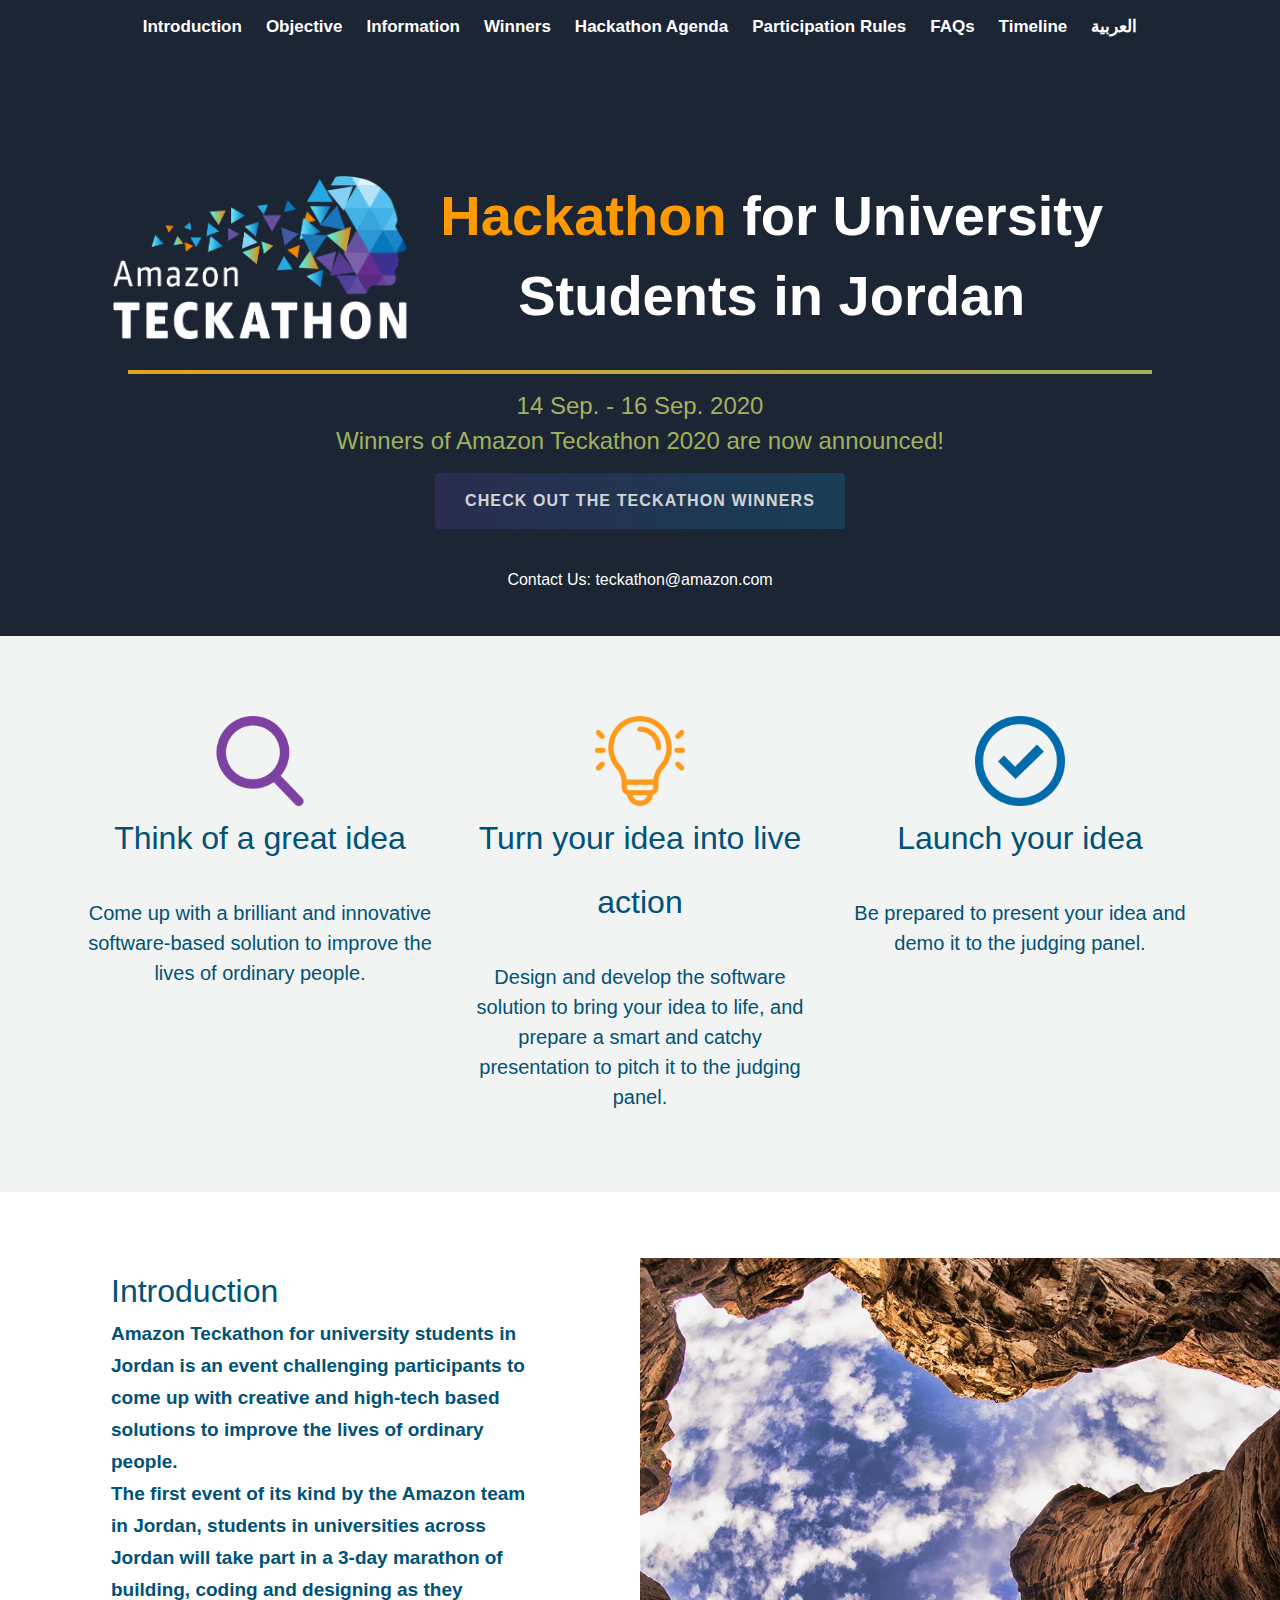
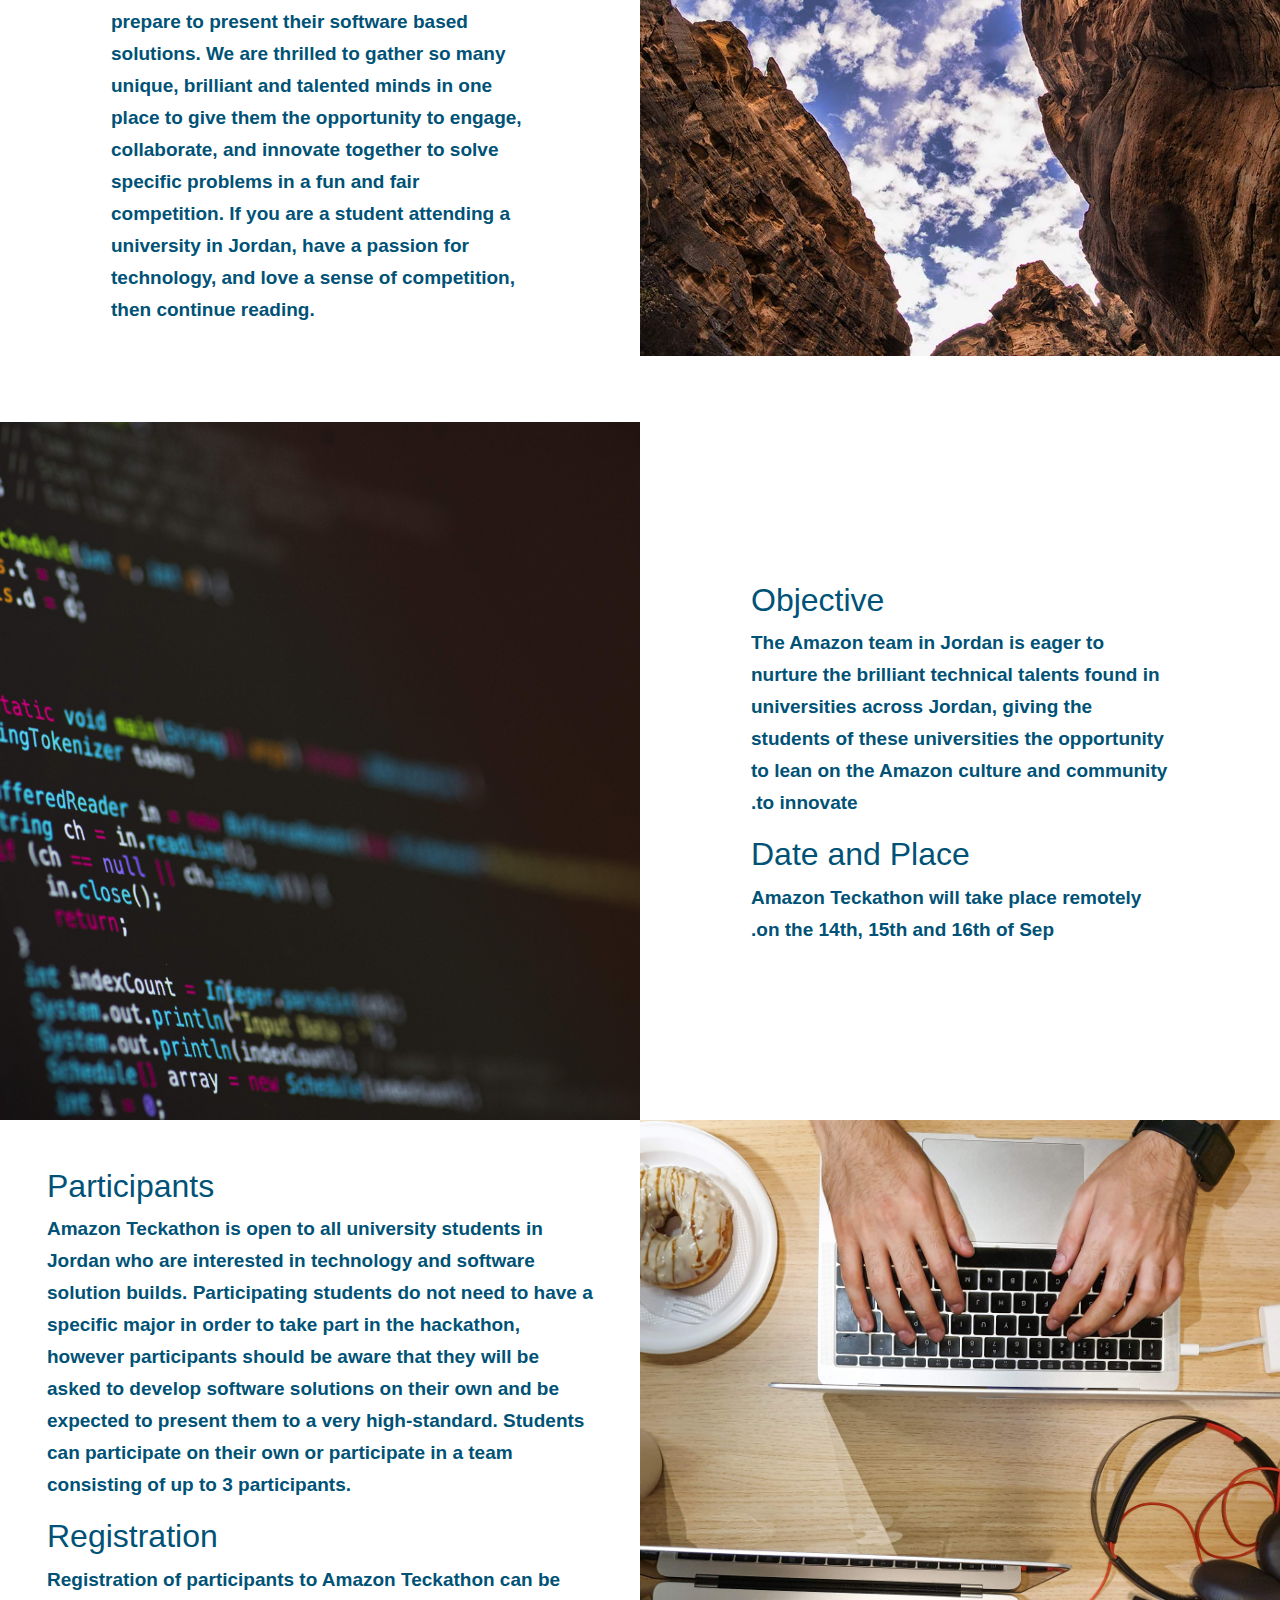
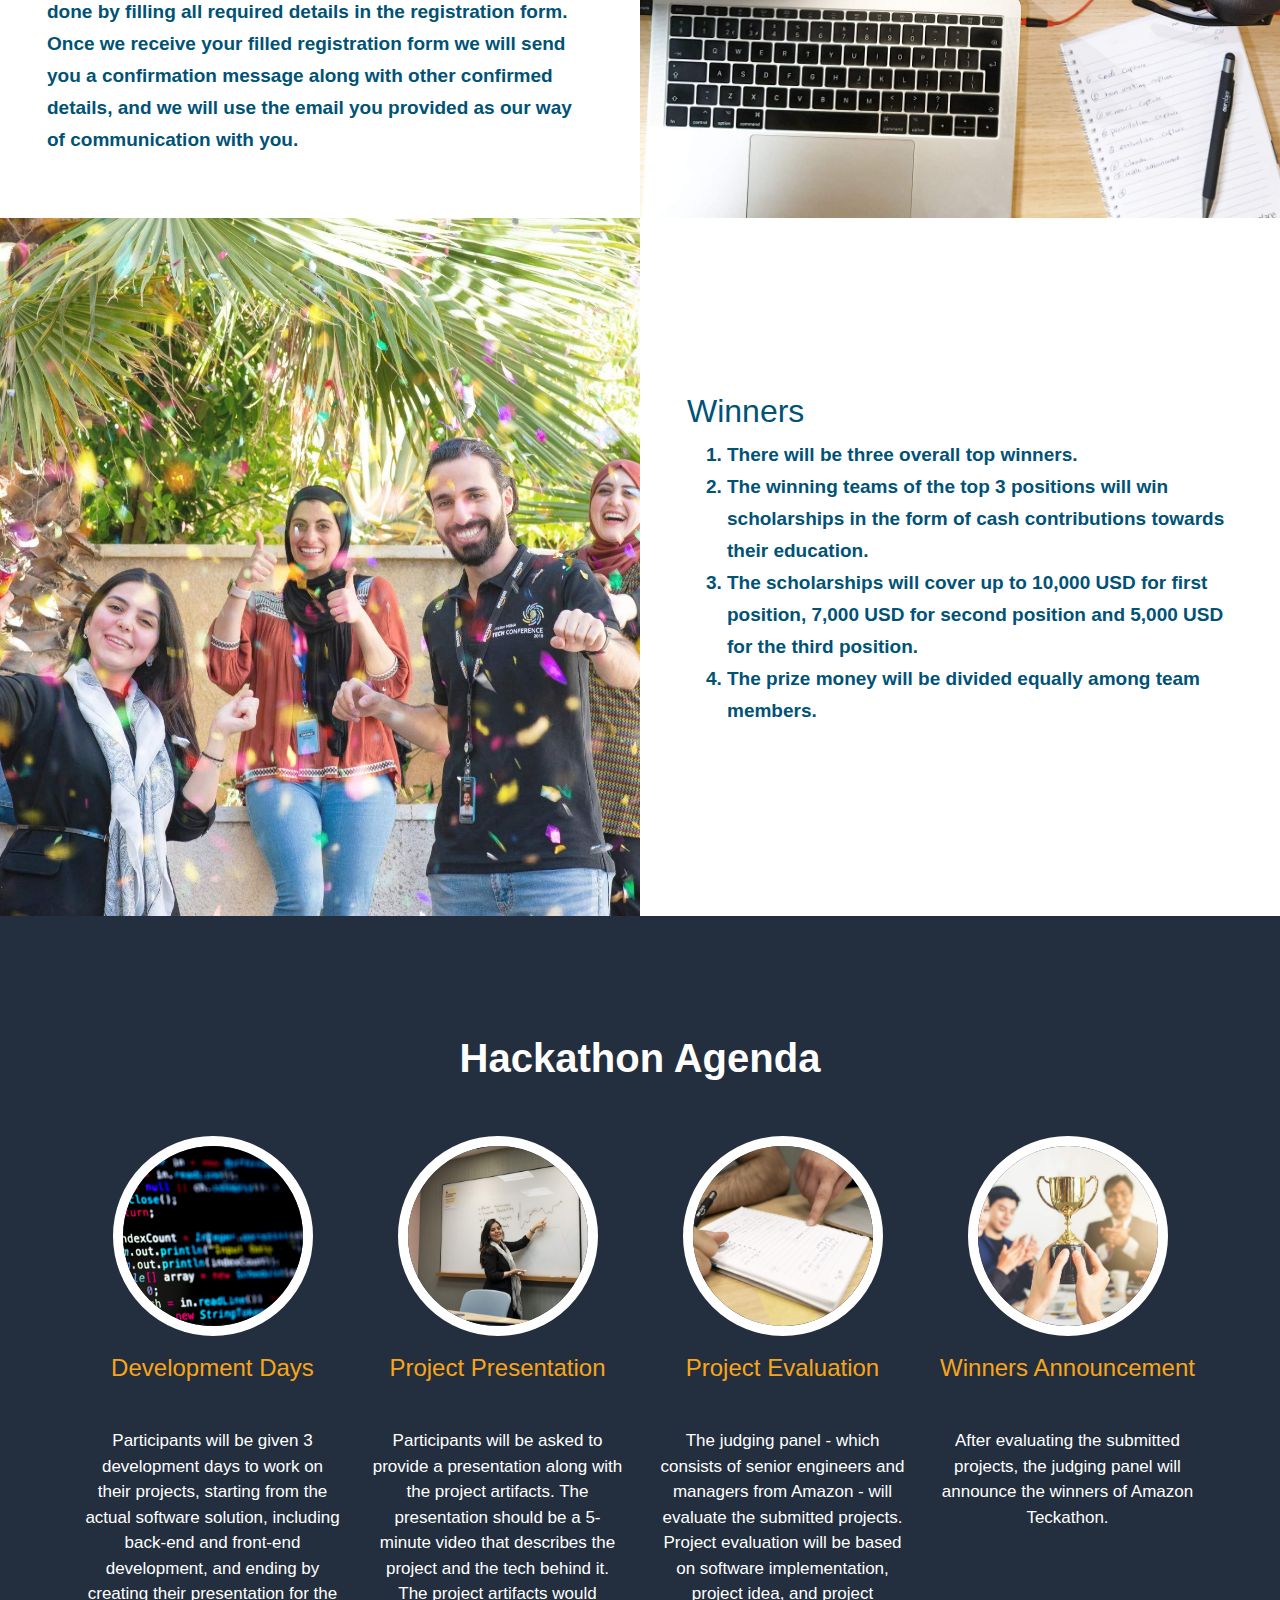
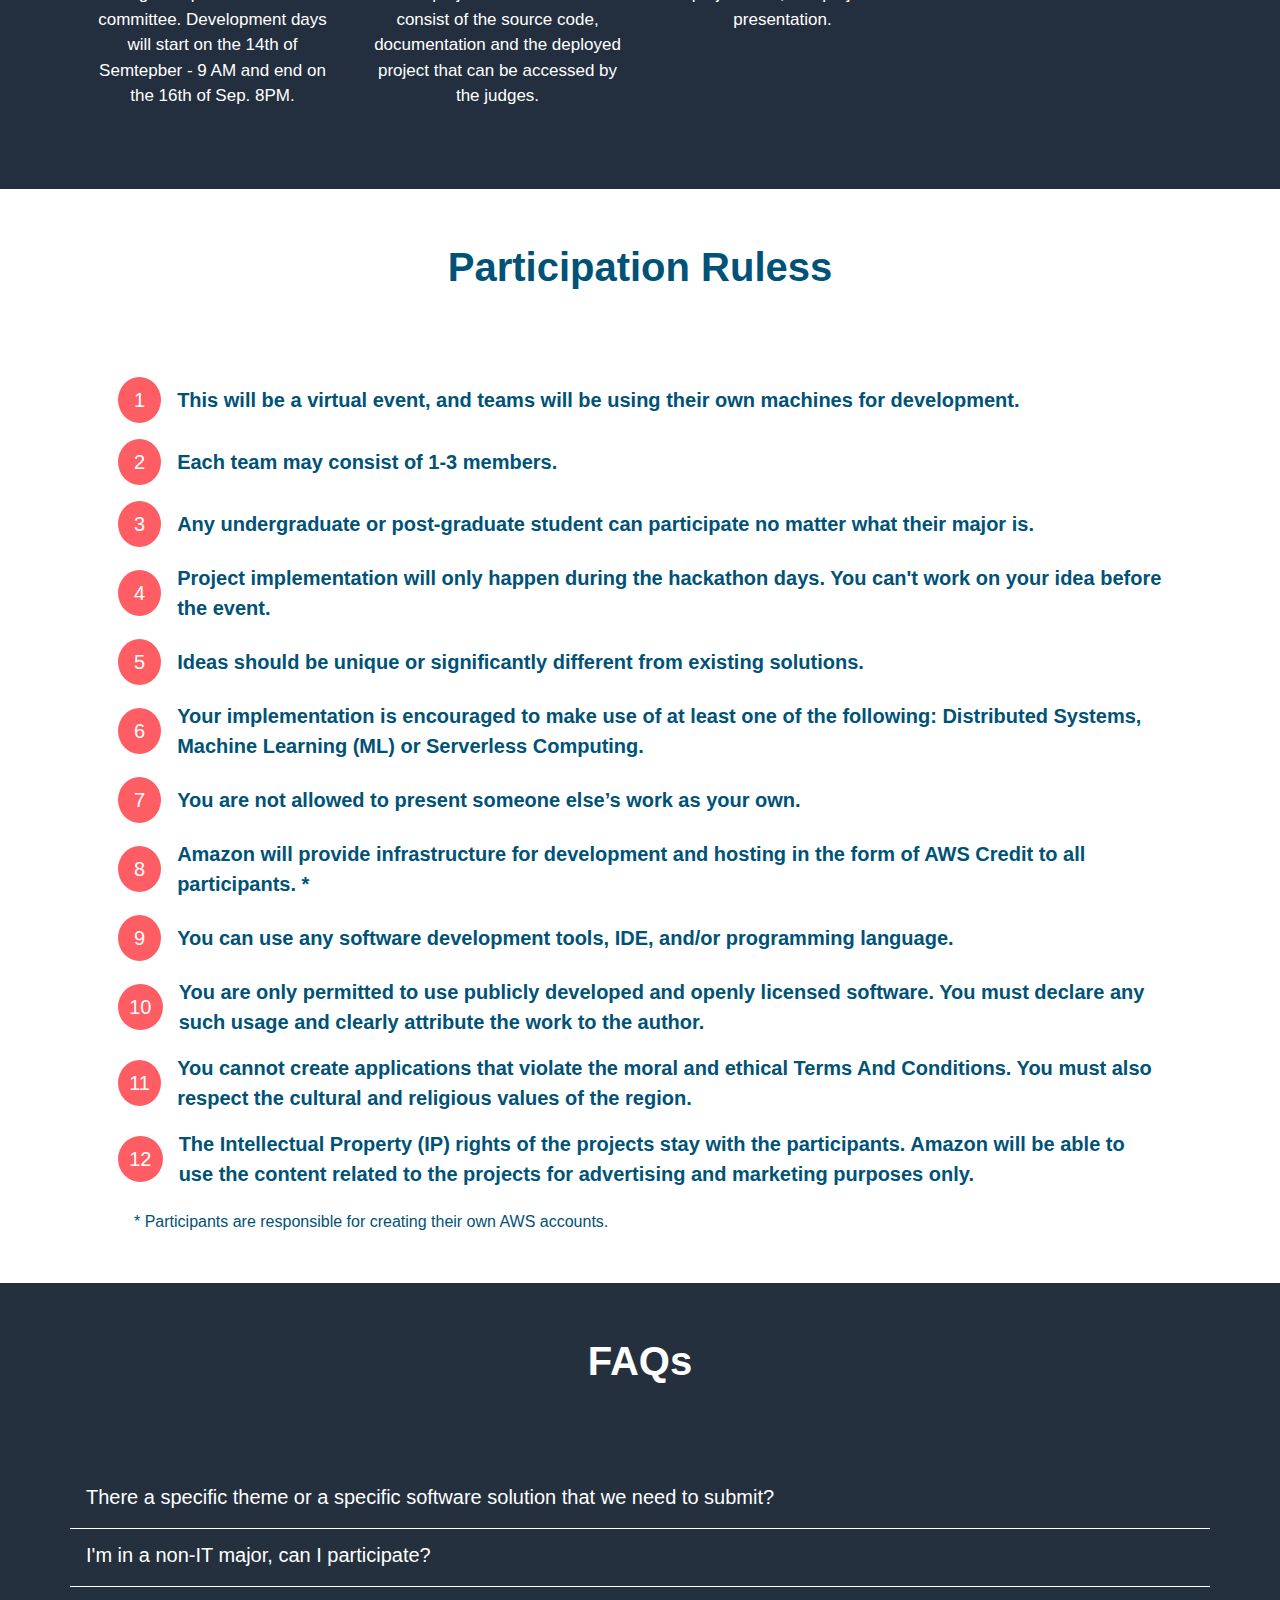
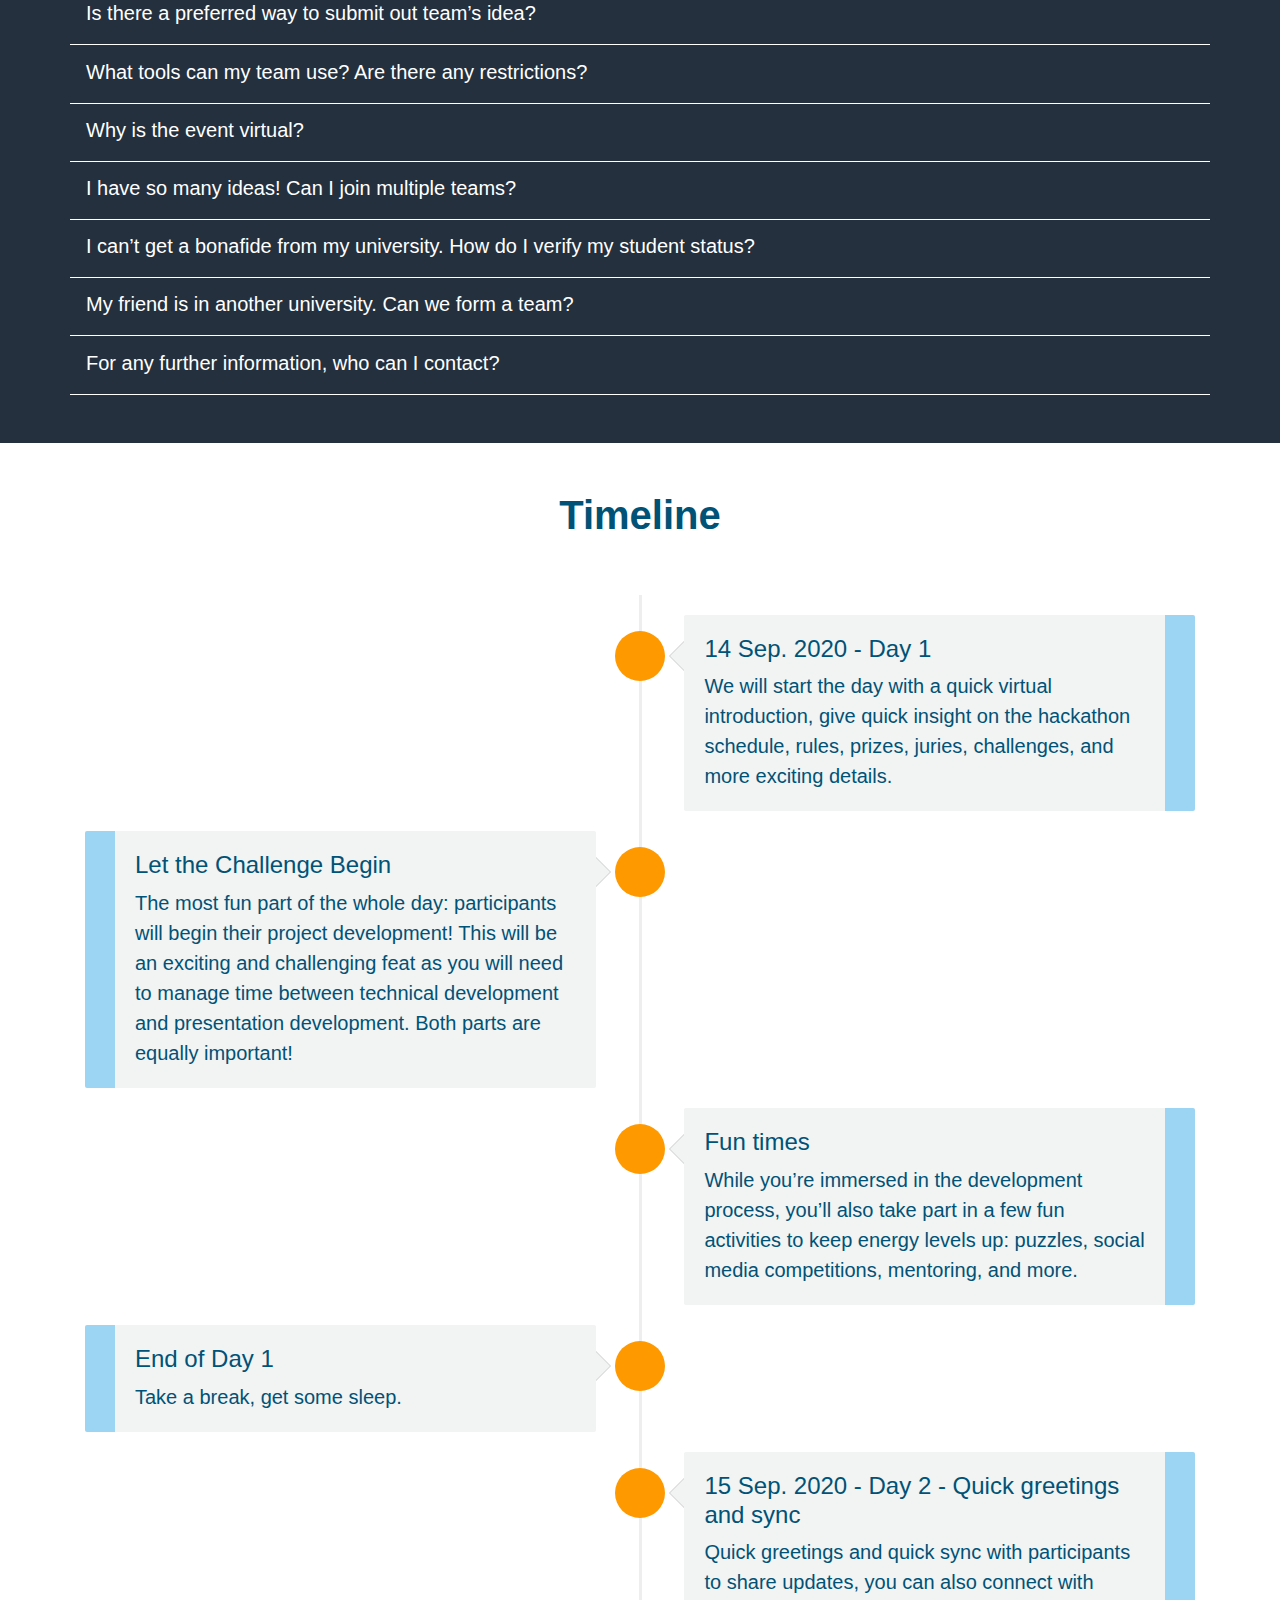
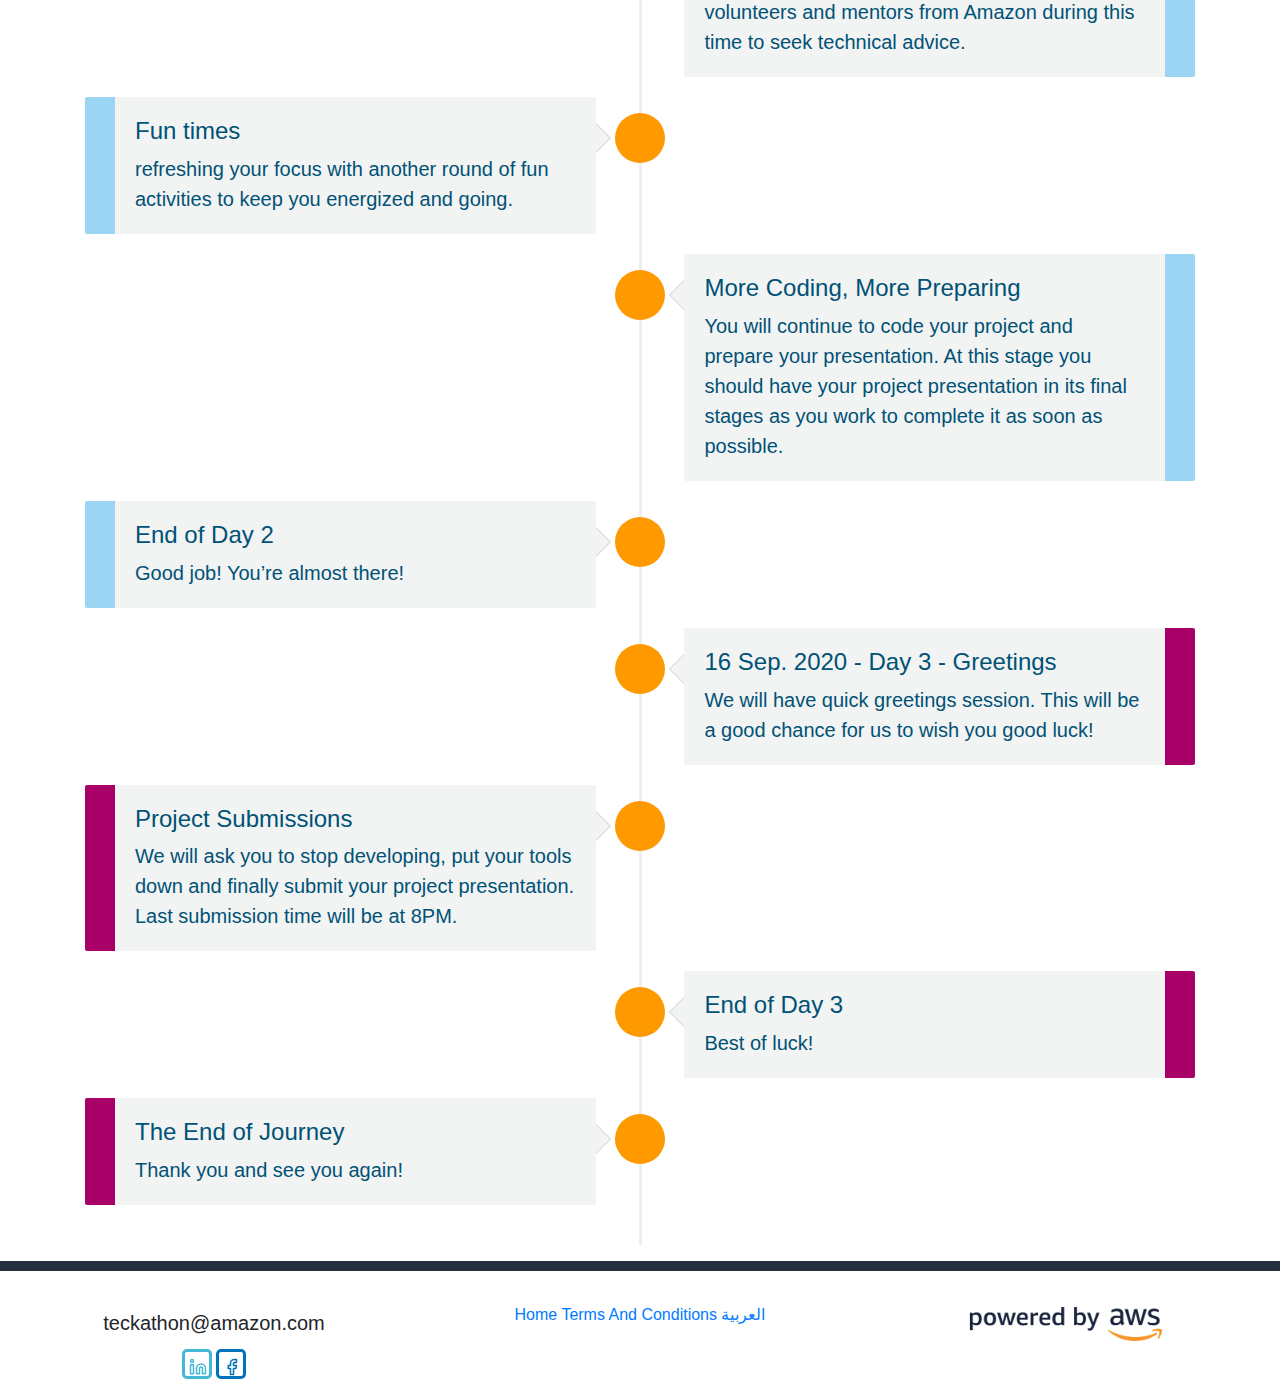
<file: index.html>
<!DOCTYPE html>
<html lang="en">
<head>
    <meta charset="UTF-8">
    <meta name="viewport" content="width=device-width, initial-scale=1.0">
    <title>Amazon Teckathon</title>
    <link rel="stylesheet" href="https://stackpath.bootstrapcdn.com/bootstrap/4.5.2/css/bootstrap.min.css"
    integrity="sha384-JcKb8q3iqJ61gNV9KGb8thSsNjpSL0n8PARn9HuZOnIxN0hoP+VmmDGMN5t9UJ0Z" crossorigin="anonymous">
    
    <link rel="stylesheet" href="https://pro.fontawesome.com/releases/v5.10.0/css/all.css" integrity="sha384-AYmEC3Yw5cVb3ZcuHtOA93w35dYTsvhLPVnYs9eStHfGJvOvKxVfELGroGkvsg+p" crossorigin="anonymous"/>
    <link rel="stylesheet" href="style.css">
    
</head>
<body dir="ltr">
    
    <div class="container-fluid main-landing-logs p-0" id="home">
        <div class="main-landing">
            <div class="row">
                <div class="col-12 col-md-12 col-lg-3 text-center p-0">
                    <img src="Teckathon.png" alt="Teckathon" class="main-landing-logo">
                </div>
                <div class="col-12 col-md-12 col-lg-9 text-center p-0">
                    <div class="main-landing-text-div">
                        <p class="main-landing-text"><span class="hackthon-let">Hackathon</span> for University Students in Jordan</p>
                    </div>
                </div>
                <div class="col-12">
                    <div class="box">
                        
                    </div>
                </div>
                <div class="col-12">
                    <div class="date-box">
                        <span class="date-txt">14 Sep. - 16 Sep. 2020</span><br/>
                        <span class="date-txt">Winners of Amazon Teckathon 2020 are now announced!</span>
                    </div>
                </div>
                <div class="col-12">
                    <div class="winners-btn">
                        <a href="https://www.amazonteckathon.com/winners"><button class="btn">CHECK OUT THE TECKATHON WINNERS</button></a>
                    </div>
                </div>
                <div class="col-12">
                    <div class="contact-main-landing">
                        <p class="contact"> Contact Us: teckathon@amazon.com</p>
                    </div>
                </div>
            </div>
        </div>
    </div>
    <div class="fixed-top" id="home">
        <nav class="navbar navbar-expand-md navbar-dark bg-primary" id="main-website-navigation">
            <i class="fas fa-bars openBar" id="openBar"></i>
            <div class="container-fluid slide-down-bar" id="sideDown"></div>
            <div class="navbar-collapse collapse justify-content-center order-2 text-center" id="collapsingNavbar">
                <ul class="navbar-nav">
                    <li class="nav-item active">
                        <a class="nav-link active" href="#intro">Introduction</a>
                    </li>
                    <li class="nav-item active">
                        <a class="nav-link" href="#object">Objective</a>
                    </li>
                    <li class="nav-item active">
                        <a class="nav-link" href="#participants">Information</a>
                    </li>
                    <li class="nav-item active">
                        <a class="nav-link" href="#winners">Winners</a>
                    </li>
                    <li class="nav-item active">
                        <a class="nav-link" href="#agenda">Hackathon Agenda</a>
                    </li>
                    <li class="nav-item active">
                        <a class="nav-link" href="#ruless">Participation Rules</a>
                    </li>
                    <li class="nav-item active">
                        <a class="nav-link" href="#faq">FAQs</a>
                    </li>
                    <li class="nav-item active">
                        <a class="nav-link" href="#time">Timeline</a>
                    </li>
                    <li class="nav-item active" id="arabic">
                        <a class="nav-link" href="arabic/index.html">العربية</a>
                    </li>
                    <li class="nav-item active" id="toTop">
                        <a class="nav-link active" href="#home"><i class="fas fa-chevron-up"></i></a>
                    </li>
                </ul>
            </div>
        </nav>
    </div>
    <section class="idea-section">
        <div class="container">
            <div class="row">
                <div class="col-12 col-md-12 col-lg-4 text-center">
                    <div class="card">
                        <div class="card-img">
                            <img src="search.png" alt="search" width="90" height="90"> 
                        </div>
                        <div class="card-title">
                            <p class="card-title-txt">
                                Think of a great idea
                            </p>
                        </div>
                        <div class="card-prag">
                            <p class="card-prag-txt">
                                Come up with a brilliant and innovative software-based solution to improve the lives of ordinary people.
                            </p>
                        </div>
                    </div>
                </div>
                <div class="col-12 col-md-12 col-lg-4 text-center">
                    <div class="card">
                        <div class="card-img">
                            <img src="idea.png" alt="search" width="90" height="90"> 
                        </div>
                        <div class="card-title">
                            <p class="card-title-txt">
                                Turn your idea into live action
                            </p>
                        </div>
                        <div class="card-prag">
                            <p class="card-prag-txt">
                                Design and develop the software solution to bring your idea to life, and prepare a smart and catchy presentation to pitch it to the judging panel.
                            </p>
                        </div>
                    </div>
                </div>
                <div class="col-12 col-md-12 col-lg-4 text-center">
                    <div class="card">
                        <div class="card-img">
                            <img src="done.png" alt="search" width="90" height="90"> 
                        </div>
                        <div class="card-title">
                            <p class="card-title-txt">
                                Launch your idea
                            </p>
                        </div>
                        <div class="card-prag">
                            <p class="card-prag-txt">
                                Be prepared to present your idea and demo it to the judging panel.
                            </p>
                        </div>
                    </div>
                </div>
            </div>
        </div>
    </section>
    <section class="container-fluid section-box">
        <div class="new-sec">
            <div class="row">
                <div class="col-12 col-md-12 col-lg-6" id="intro">
                    <div class="sec-text">
                        <h2>Introduction</h2> 
                        <p>Amazon Teckathon for university students in Jordan is an event challenging participants to come up with creative and high-tech based solutions to improve the lives of ordinary people.<br/>
                            The first event of its kind by the Amazon team in Jordan, students in universities across Jordan will take part in a 3-day marathon of building, coding and designing as they prepare to present their software based solutions.
                            We are thrilled to gather so many unique, brilliant and talented minds in one place to give them the opportunity to engage, collaborate, and innovate together to solve specific problems in a fun and fair competition.
                            If you are a student attending a university in Jordan, have a passion for technology, and love a sense of competition, then continue reading.</p>
                    </div>
                </div>
                <div class="col-12 col-md-12 col-lg-6 p-0">
                    <div class="sec-img">
                        <img src="Jordan_petra.jpg" alt="">
                    </div>
                </div>
            </div>
        </div>
        <div class="new-sec" dir="rtl">
            <div class="row">
                <div class="col-12 col-md-12 col-lg-6" id="object">
                    <div class="sec-text">
                        <h2>Objective</h2> 
                        <p>
                            The Amazon team in Jordan is eager to nurture the brilliant technical talents found in universities across Jordan, giving the students of these universities the opportunity to lean on the Amazon culture and community to innovate.
                        </p>
                        <h2>Date and Place</h2>
                        <p>Amazon Teckathon will take place remotely on the 14th, 15th and 16th of Sep.</p>
                    </div>
                </div>
                <div class="col-12 col-md-12 col-lg-6 p-0">
                    <div class="sec-img">
                        <img src="code_1.jpg" alt="">
                    </div>
                </div>
            </div>
        </div>
        <div class="new-sec">
            <div class="row">
                <div class="col-12 col-md-12 col-lg-6" id="participants">
                    <div class="sec-text" style="padding: 2rem;">
                        <h2>Participants</h2> 
                        <p>
                            Amazon Teckathon is open to all university students in Jordan who are interested in technology and software solution builds. Participating students do not need to have a specific major in order to take part in the hackathon, however participants should be aware that they will be asked to develop software solutions on their own and be expected to present them to a very high-standard. Students can participate on their own or participate in a team consisting of up to 3 participants.
                        </p>
                        <h2>Registration</h2> 
                        <p>
                            Registration of participants to Amazon Teckathon can be done by filling all required details in the registration form. Once we receive your filled registration form we will send you a confirmation message along with other confirmed details, and we will use the email you provided as our way of communication with you.
                        </p>
                    </div>
                </div>
                <div class="col-12 col-md-12 col-lg-6 p-0">
                    <div class="sec-img">
                        <img src="desk_1.jpg" alt="desk" >
                    </div>
                </div>
            </div>
        </div>
        <div class="new-sec" dir="rtl">
            <div class="row">
                <div class="col-12 col-md-12 col-lg-6" id="winners">
                    <div class="sec-text" style="padding: 2rem;">
                        <h2>Winners</h2> 
                        <ol dir="ltr">
                            <li>There will be three overall top winners.</li>
                            <li>The winning teams of the top 3 positions will win scholarships in the form of cash contributions towards their education.</li>
                            <li>The scholarships will cover up to 10,000 USD for first position, 7,000 USD for second position and 5,000 USD for the third position.</li>
                            <li>The prize money will be divided equally among team members.</li>
                        </ol>
                    </div>
                </div>
                <div class="col-12 col-md-12 col-lg-6 p-0">
                    <div class="sec-img">
                        <img src="1edited.jpg" alt="desk" >
                    </div>
                </div>
            </div>
        </div>
    </section>
    <section class="container-fluid agenda">
        <div class="container">
            <div class="agenda-title text-center" id="agenda">
                <p class="agenda-title-txt">
                    Hackathon Agenda 
                </p>
            </div>
            <div class="row">
                <div class="col-12 col-md-12 col-lg-3" id="dev">
                    <div class="card text-center">
                        <div class="card-img">
                            <img src="code_2._CB427848094_.jpg" alt="search"> 
                        </div>
                        <div class="card-title">
                            <p class="card-title-txt">
                                Development Days
                            </p>
                        </div>
                        <div class="card-prag">
                            <p class="card-prag-txt">
                                Participants will be given 3 development days to work on their projects, starting from the actual software solution, including back-end and front-end development, and ending by creating their presentation for the committee. Development days will start on the 14th of Semtepber - 9 AM and end on the 16th of Sep. 8PM.
                            </p>
                        </div>
                    </div>
                </div>
                <div class="col-12 col-md-12 col-lg-3" id="presentation">
                    <div class="card text-center">
                        <div class="card-img">
                            <img src="presentation_1._CB427848088_.jpg" alt="search"> 
                        </div>
                        <div class="card-title">
                            <p class="card-title-txt">
                                Project Presentation
                            </p>
                        </div>
                        <div class="card-prag">
                            <p class="card-prag-txt">
                                Participants will be asked to provide a presentation along with the project artifacts. The presentation should be a 5-minute video that describes the project and the tech behind it. The project artifacts would consist of the source code, documentation and the deployed project that can be accessed by the judges.                            </p>
                        </div>
                    </div>
                </div>
                <div class="col-12 col-md-12 col-lg-3">
                    <div class="card text-center">
                        <div class="card-img">
                            <img src="evaluation_2._CB427848088_.jpg" alt="search"> 
                        </div>
                        <div class="card-title">
                            <p class="card-title-txt">
                                Project Evaluation
                            </p>
                        </div>
                        <div class="card-prag">
                            <p class="card-prag-txt">
                                The judging panel - which consists of senior engineers and managers from Amazon - will evaluate the submitted projects. Project evaluation will be based on software implementation, project idea, and project presentation.                            </p>
                        </div>
                    </div>
                </div>
                <div class="col-12 col-md-12 col-lg-3" id="winnersAnn">
                    <div class="card text-center">
                        <div class="card-img">
                            <img src="winners._CB427989266_.jpg" alt="search"> 
                        </div>
                        <div class="card-title">
                            <p class="card-title-txt">
                                Winners Announcement
                            </p>
                        </div>
                        <div class="card-prag">
                            <p class="card-prag-txt">
                                After evaluating the submitted projects, the judging panel will announce the winners of Amazon Teckathon.                            </p>
                        </div>
                    </div>
                </div>
            </div>
        </div>
    </section>
    <section class="container participation text-center" id="ruless"> 
        <div class="participation-title">
            <p class="participation-title-txt">
                Participation Ruless
            </p>
        </div>
        <div class="ruless text-left">
            <div class="rule">
                <div class="rule-num">1</div>
                <div class="rule-txt">This will be a virtual event, and teams will be using their own machines for development.</div>
            </div>
            <div class="rule">
                <div class="rule-num">2</div>
                <div class="rule-txt">Each team may consist of 1-3 members.</div>
            </div>
            <div class="rule">
                <div class="rule-num">3</div>
                <div class="rule-txt">Any undergraduate or post-graduate student can participate no matter what their major is.</div>
            </div>
            <div class="rule">
                <div class="rule-num">4</div>
                <div class="rule-txt">Project implementation will only happen during the hackathon days. You can't work on your idea before the event.</div>
            </div>
            <div class="rule">
                <div class="rule-num">5</div>
                <div class="rule-txt">Ideas should be unique or significantly different from existing solutions.</div>
            </div>
            <div class="rule">
                <div class="rule-num">6</div>
                <div class="rule-txt">Your implementation is encouraged to make use of at least one of the following: Distributed Systems, Machine Learning (ML) or Serverless Computing.</div>
            </div>
            <div class="rule">
                <div class="rule-num">7</div>
                <div class="rule-txt">You are not allowed to present someone else’s work as your own.</div>
            </div>
            <div class="rule">
                <div class="rule-num">8</div>
                <div class="rule-txt">Amazon will provide infrastructure for development and hosting in the form of AWS Credit to all participants. *</div>
            </div>
            <div class="rule">
                <div class="rule-num">9</div>
                <div class="rule-txt">You can use any software development tools, IDE, and/or programming language.</div>
            </div>
            <div class="rule">
                <div class="rule-num" style="padding: 0.5rem 0.7rem;">10</div>
                <div class="rule-txt">You are only permitted to use publicly developed and openly licensed software. You must declare any such usage and clearly attribute the work to the author.</div>
            </div>
            <div class="rule">
                <div class="rule-num" style="padding: 0.5rem 0.7rem;">11</div>
                <div class="rule-txt">You cannot create applications that violate the moral and ethical Terms And Conditions. You must also respect the cultural and religious values of the region.</div>
            </div>
            <div class="rule">
                <div class="rule-num" style="padding: 0.5rem 0.7rem;">12</div>
                <div class="rule-txt">The Intellectual Property (IP) rights of the projects stay with the participants. Amazon will be able to use the content related to the projects for advertising and marketing purposes only.</div>
            </div>
            <div class="rule">
                <div class="rule-txt"><small>* Participants are responsible for creating their own AWS accounts.</small></div>
            </div>
        </div>
    </section>
    <section class="container-fluid faqs text-center" id="faq">
        <div class="faq-title">
            <p class="faq-title-txt">FAQs</p>
        </div>
        <div class="container faq-content text-left">
            <div class="faq">
                <div class="faq-btn" data-hidden="true" data-index="0"><span class="faq-plus"><i class="fas fa-plus-circle"></i></span> There a specific theme or a specific software solution that we need to submit?</div>
                <div class="faq-txt">Amazon Teckathon participants will be asked to develop innovative software solutions with real-life impact that can help improve various aspects of community life. The problem each team chooses to solve for in this space will be left to their discretion.</div>
            </div>
            <div class="faq">
                <div class="faq-btn" data-hidden="true" data-index="1"><span class="faq-plus"><i class="fas fa-plus-circle"></i></span> I'm in a non-IT major, can I participate?</div>
                <div class="faq-txt">Yes, of course! You do not need to have a specific major in order to take part, however you should be aware that you will be asked to develop software solutions and be expected to present them to the judging panel. As long as you have the technical knowledge to implement and present your idea, then you are welcome to apply for participation.</div>
            </div>
            <div class="faq">
                <div class="faq-btn" data-hidden="true" data-index="2"><span class="faq-plus"><i class="fas fa-plus-circle"></i></span>Is there a preferred way to submit out team’s idea?</div>
                <div class="faq-txt">Your team can submit their ideas either as a written document of up to 2,000 words, a video with the maximum length of 5 minutes, or a mix of both. The idea must be submitted in English.
                </div>
            </div>
            <div class="faq">
                <div class="faq-btn" data-hidden="true" data-index="3"><span class="faq-plus"><i class="fas fa-plus-circle"></i></span>What tools can my team use? Are there any restrictions?</div>
                <div class="faq-txt">There are no restrictions, you can use any tool you like. Also, Amazon Web Services will provide each team an AWS account with 1,000 USD credit. *</div>
            </div>
            <div class="faq">
                <div class="faq-btn" data-hidden="true" data-index="4"><span class="faq-plus"><i class="fas fa-plus-circle"></i></span>Why is the event virtual?</div>
                <div class="faq-txt">Each student can either participate individually or join one team of up to 3 team members, presenting one final idea. So make sure you bring your best idea!</div>
            </div>
            <div class="faq">
                <div class="faq-btn" data-hidden="true" data-index="5"><span class="faq-plus"><i class="fas fa-plus-circle"></i></span>I have so many ideas! Can I join multiple teams?</div>
                <div class="faq-txt">Amazon Teckathon participants will be asked to develop innovative software solutions with real-life impact that can help improve various aspects of community life. The problem each team chooses to solve for in this space will be left to their discretion.</div>
            </div>
            <div class="faq">
                <div class="faq-btn" data-hidden="true" data-index="6"><span class="faq-plus"><i class="fas fa-plus-circle"></i></span>I can’t get a bonafide from my university. How do I verify my student status?</div>
                <div class="faq-txt">We will be validating the participants by reaching out to their respective universities.</div>
            </div>
            <div class="faq">
                <div class="faq-btn" data-hidden="true" data-index="7"><span class="faq-plus"><i class="fas fa-plus-circle"></i></span>My friend is in another university. Can we form a team?</div>
                <div class="faq-txt">Yes, participating students can form teams of up to 3 team members from various universities across Jordan. Team members do not need to attend the same university to form a team.

                </div>
            </div>
            <div class="faq">
                <div class="faq-btn" data-hidden="true" data-index="8"><span class="faq-plus"><i class="fas fa-plus-circle"></i></span>For any further information, who can I contact?</div>
                <div class="faq-txt">Please email us at teckathon@amazon.com</div>
            </div>
        </div>
    </section>
    <section class="timeline-cont" id="time">
        <div class="container">
            <div class="page-header text-center">
                <h1 id="timeline">Timeline</h1>
            </div>
            <ul class="timeline" >
                <li class="timeline-inverted">
                    <div class="timeline-badge warning"><i class="glyphicon glyphicon-credit-card"></i></div>
                    <div class="timeline-panel" style="border-right: 30px solid #9cd5f3;" data-color="#9cd5f3">
                      <div class="timeline-heading">
                        <h4 class="timeline-title">14 Sep. 2020 - Day 1</h4>
                      </div>
                      <div class="timeline-body">
                        <p>We will start the day with a quick virtual introduction, give quick insight on the hackathon schedule, rules, prizes, juries, challenges, and more exciting details.</p>
                      </div>
                    </div>
                  </li>
                <li>
                  <div class="timeline-badge"><i class="glyphicon glyphicon-check"></i></div>
                  <div class="timeline-panel" style="border-left: 30px solid #9cd5f3;" data-color="#9cd5f3">
                    <div class="timeline-heading">
                      <h4 class="timeline-title">Let the Challenge Begin</h4>
                    </div>
                    <div class="timeline-body">
                      <p>The most fun part of the whole day: participants will begin their project development! This will be an exciting and challenging feat as you will need to manage time between technical development and presentation development. Both parts are equally important!</p>
                    </div>
                  </div>
                </li>
                <li class="timeline-inverted">
                    <div class="timeline-badge warning"><i class="glyphicon glyphicon-credit-card"></i></div>
                    <div class="timeline-panel" style="border-right: 30px solid #9cd5f3;" data-color="#9cd5f3">
                      <div class="timeline-heading">
                        <h4 class="timeline-title">Fun times</h4>
                      </div>
                      <div class="timeline-body">
                        <p>While you’re immersed in the development process, you’ll also take part in a few fun activities to keep energy levels up: puzzles, social media competitions, mentoring, and more.</p>
                      </div>
                    </div>
                  </li>
                  <li>
                    <div class="timeline-badge"><i class="glyphicon glyphicon-check"></i></div>
                    <div class="timeline-panel" style="border-left: 30px solid #9cd5f3;" data-color="#9cd5f3">
                      <div class="timeline-heading">
                        <h4 class="timeline-title">End of Day 1</h4>
                      </div>
                      <div class="timeline-body">
                        <p>Take a break, get some sleep.</p>
                      </div>
                    </div>
                  </li>
                <li class="timeline-inverted">
                  <div class="timeline-badge success"><i class="glyphicon glyphicon-thumbs-up"></i></div>
                  <div class="timeline-panel" style="border-right: 30px solid #9cd5f3;" data-color="#9cd5f3">
                    <div class="timeline-heading">
                      <h4 class="timeline-title">15 Sep. 2020 - Day 2 - Quick greetings and sync</h4>
                    </div>
                    <div class="timeline-body">
                      <p>Quick greetings and quick sync with participants to share updates, you can also connect with volunteers and mentors from Amazon during this time to seek technical advice.</p>
                    </div>
                  </div>
                </li>
                <li>
                    <div class="timeline-badge"><i class="glyphicon glyphicon-check"></i></div>
                    <div class="timeline-panel" style="border-left: 30px solid #9cd5f3;" data-color="#9cd5f3">
                      <div class="timeline-heading">
                        <h4 class="timeline-title">Fun times</h4>
                      </div>
                      <div class="timeline-body">
                        <p>refreshing your focus with another round of fun activities to keep you energized and going.</p>
                      </div>
                    </div>
                  </li>
                  <li class="timeline-inverted">
                    <div class="timeline-badge"><i class="glyphicon glyphicon-thumbs-up"></i></div>
                    <div class="timeline-panel" style="border-right: 30px solid #9cd5f3;" data-color="#9cd5f3">
                      <div class="timeline-heading">
                        <h4 class="timeline-title">More Coding, More Preparing</h4>
                      </div>
                      <div class="timeline-body">
                        <p>You will continue to code your project and prepare your presentation. At this stage you should have your project presentation in its final stages as you work to complete it as soon as possible.</p>
                      </div>
                    </div>
                  </li>
                    <li>
                        <div class="timeline-badge"><i class="glyphicon glyphicon-check"></i></div>
                        <div class="timeline-panel" style="border-left: 30px solid #9cd5f3;" data-color="#9cd5f3">
                          <div class="timeline-heading">
                            <h4 class="timeline-title">End of Day 2</h4>
                          </div>
                          <div class="timeline-body">
                            <p>Good job! You’re almost there!</p>
                          </div>
                        </div>
                      </li>
                      <li class="timeline-inverted">
                        <div class="timeline-badge"><i class="glyphicon glyphicon-thumbs-up"></i></div>
                        <div class="timeline-panel" style="border-right: 30px solid #a90067;" data-color="#a90067">
                          <div class="timeline-heading">
                            <h4 class="timeline-title">16 Sep. 2020 - Day 3 - Greetings</h4>
                          </div>
                          <div class="timeline-body">
                            <p>We will have quick greetings session. This will be a good chance for us to wish you good luck!</p>
                          </div>
                        </div>
                      </li>
                      <li>
                        <div class="timeline-badge"><i class="glyphicon glyphicon-check"></i></div>
                        <div class="timeline-panel" style="border-left: 30px solid #a90067;" data-color="#a90067">
                          <div class="timeline-heading">
                            <h4 class="timeline-title">Project Submissions</h4>
                          </div>
                          <div class="timeline-body">
                            <p>We will ask you to stop developing, put your tools down and finally submit your project presentation. Last submission time will be at 8PM.</p>
                          </div>
                        </div>
                      </li>
                      <li class="timeline-inverted">
                        <div class="timeline-badge"><i class="glyphicon glyphicon-thumbs-up"></i></div>
                        <div class="timeline-panel" style="border-right: 30px solid #a90067;" data-color="#a90067">
                          <div class="timeline-heading">
                            <h4 class="timeline-title">End of Day 3</h4>
                          </div>
                          <div class="timeline-body">
                            <p>Best of luck!</p>
                          </div>
                        </div>
                      </li>
                      <li>
                        <div class="timeline-badge"><i class="glyphicon glyphicon-check"></i></div>
                        <div class="timeline-panel" style="border-left: 30px solid #a90067;" data-color="#a90067">
                          <div class="timeline-heading">
                            <h4 class="timeline-title">The End of Journey</h4>
                          </div>
                          <div class="timeline-body">
                            <p>Thank you and see you again!
                            </p>
                          </div>
                        </div>
                      </li>
            </ul>
        </div>
    </section>
    <section class="container-fluid footer">
        <div class="fooetr-content text-center">
            <div class="row">
                <div class="col-12 col-md-4 col-lg-4">
                    <div class="footer-contact">
                        <span class="footer-contact-txt">teckathon@amazon.com   </span><i class="far fa-envelope"></i><br/>
                        <a class="a-social-icon linkedin" href="https://www.linkedin.com/company/amazon" target="_blank" rel="noopener noreferrer nofollow"><svg xmlns="http://www.w3.org/2000/svg" width="18" height="18" viewBox="0 0 24 24" fill="none" stroke="#44b9d6" stroke-width="2" stroke-linecap="round" stroke-linejoin="round" class="feather feather-linkedin"><path d="M16 8a6 6 0 0 1 6 6v7h-4v-7a2 2 0 0 0-2-2 2 2 0 0 0-2 2v7h-4v-7a6 6 0 0 1 6-6z"></path><rect x="2" y="9" width="4" height="12"></rect><circle cx="4" cy="4" r="2"></circle></svg></a>
                        <a class="a-social-icon fb" href="https://www.facebook.com/InsideAmazon/" target="_blank" rel="noopener noreferrer nofollow"><svg xmlns="http://www.w3.org/2000/svg" width="18" height="18" viewBox="0 0 24 24" fill="none" stroke="#0073bb" stroke-width="2" stroke-linecap="round" stroke-linejoin="round" class="feather feather-facebook"><path d="M18 2h-3a5 5 0 0 0-5 5v3H7v4h3v8h4v-8h3l1-4h-4V7a1 1 0 0 1 1-1h3z"></path></svg></a>
                    </div>
                </div>
                <div class="col-12 col-md-4 col-lg-4">
                    <div class="footer-links">
                        <span class="footer-contact-txt">
                            <a href="#">Home</a>
                            <a href="https://www.amazonteckathon.com/Terms-And-Conditions-17-8-2020.pdf" target="_blank"> Terms And Conditions</a> 
                            <a href="arabic/index.html">العربية</a>
                        </span>
                    </div>
                </div>
                <div class="col-12 col-md-4 col-lg-4">
                    <div class="footer-logo">
                        <img src="aws.png" alt="aws" width="200" height="42">
                    </div>
                </div>
            </div>
        </div>
    </section>
    <script src="https://ajax.googleapis.com/ajax/libs/jquery/3.5.1/jquery.min.js"></script>
    <script src="script.js"></script>
    
</body>
</html>
</file>
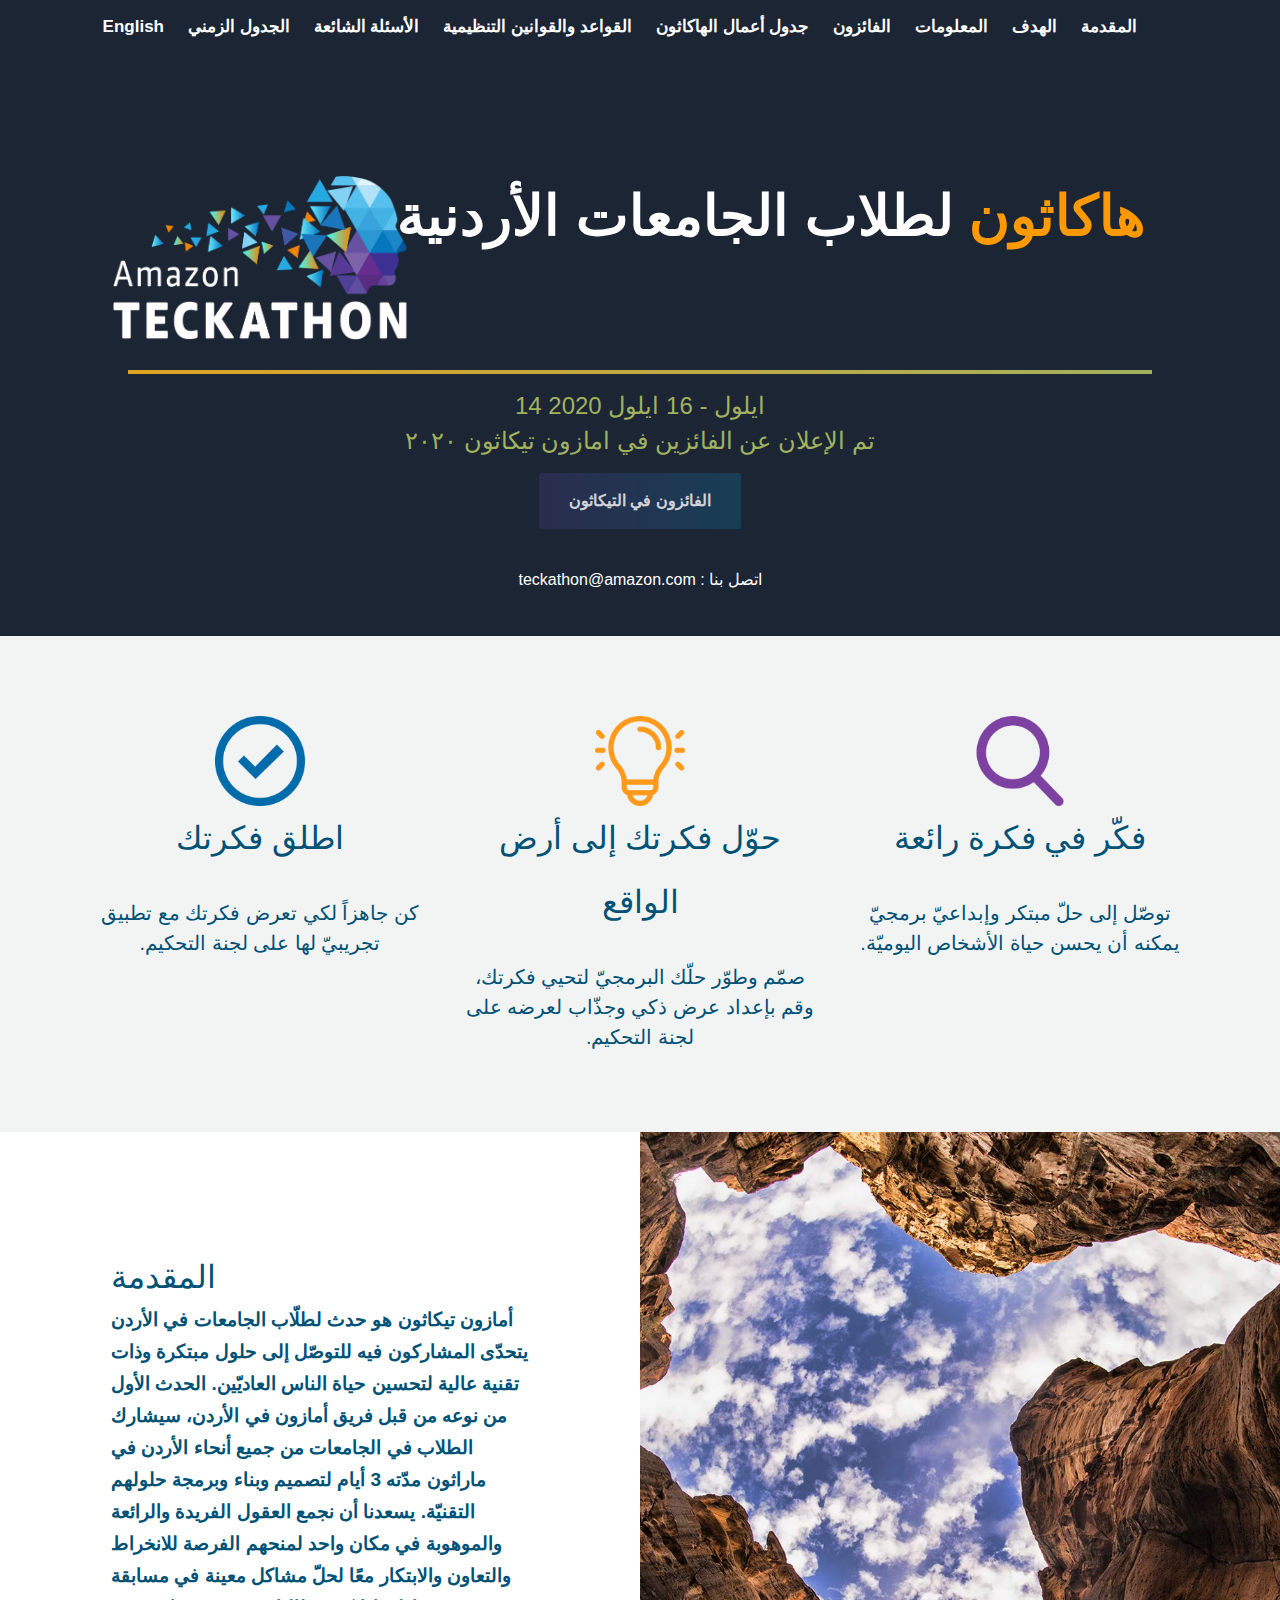
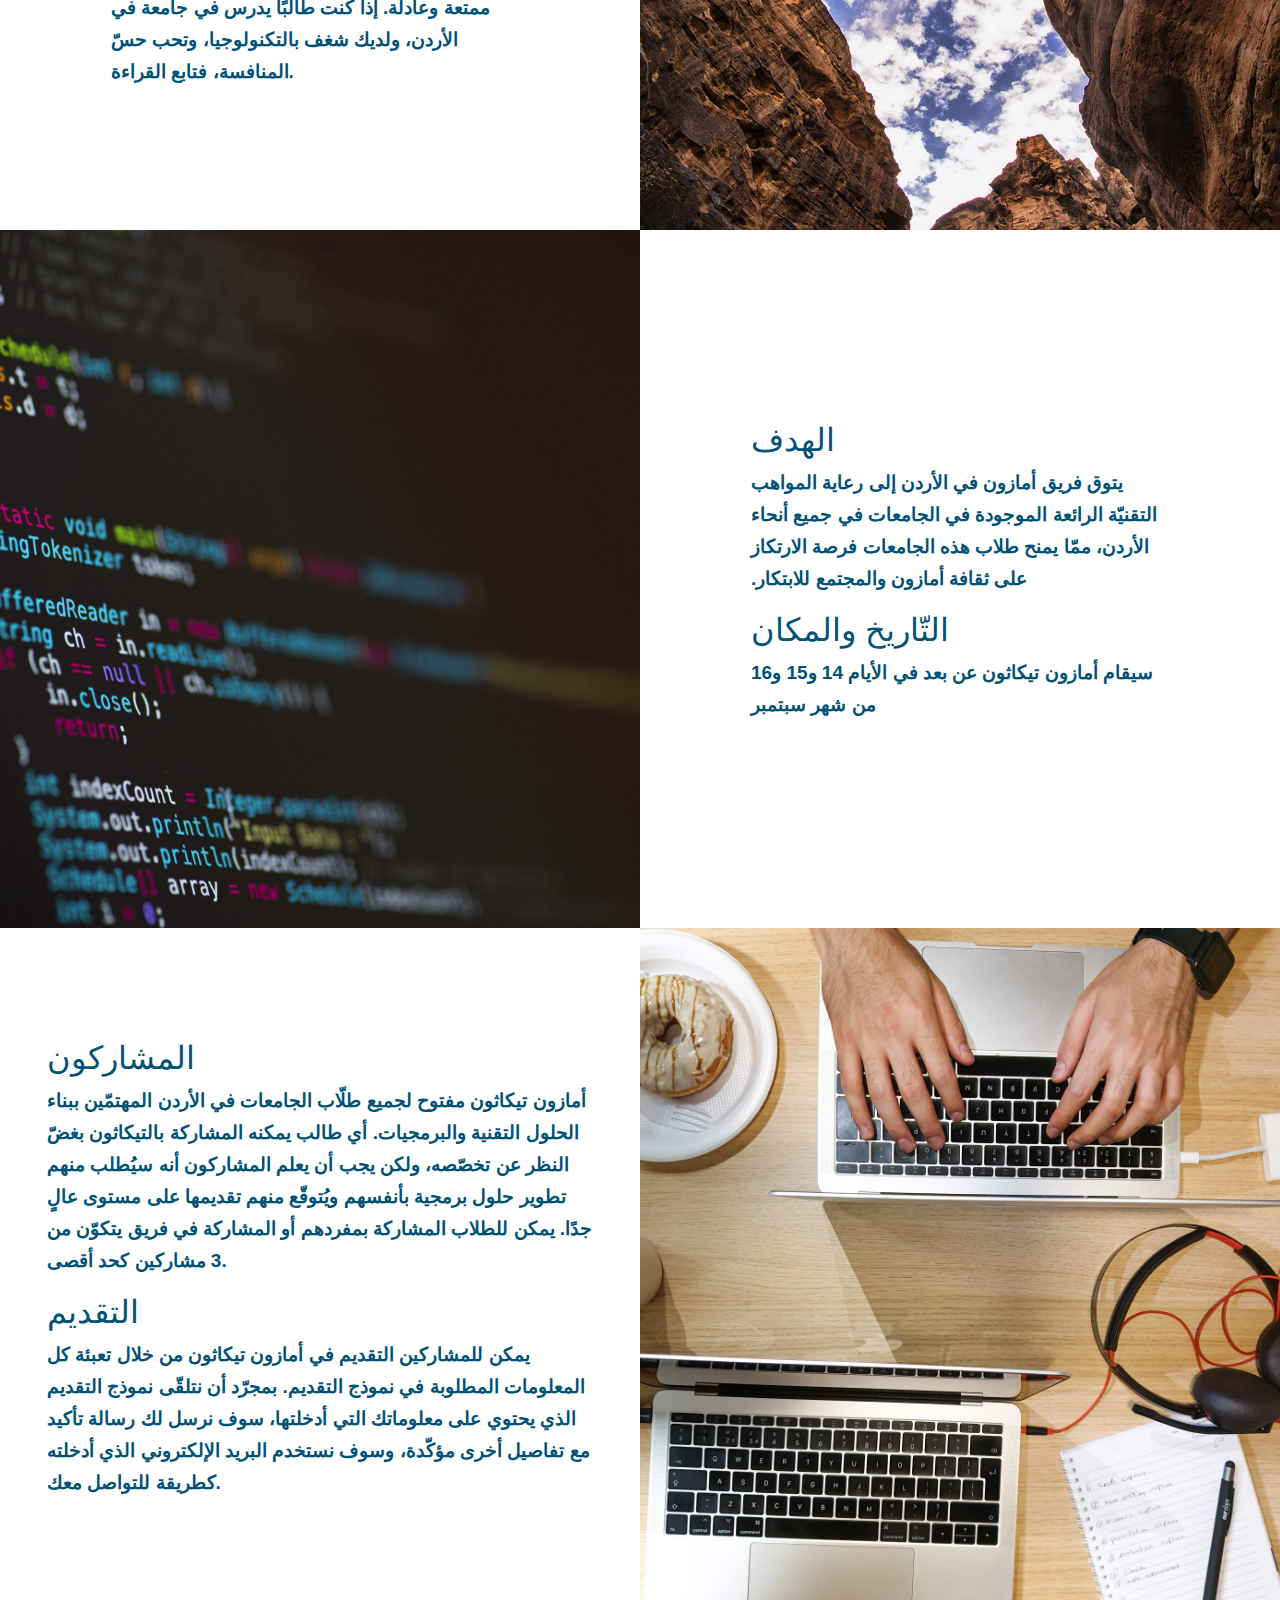
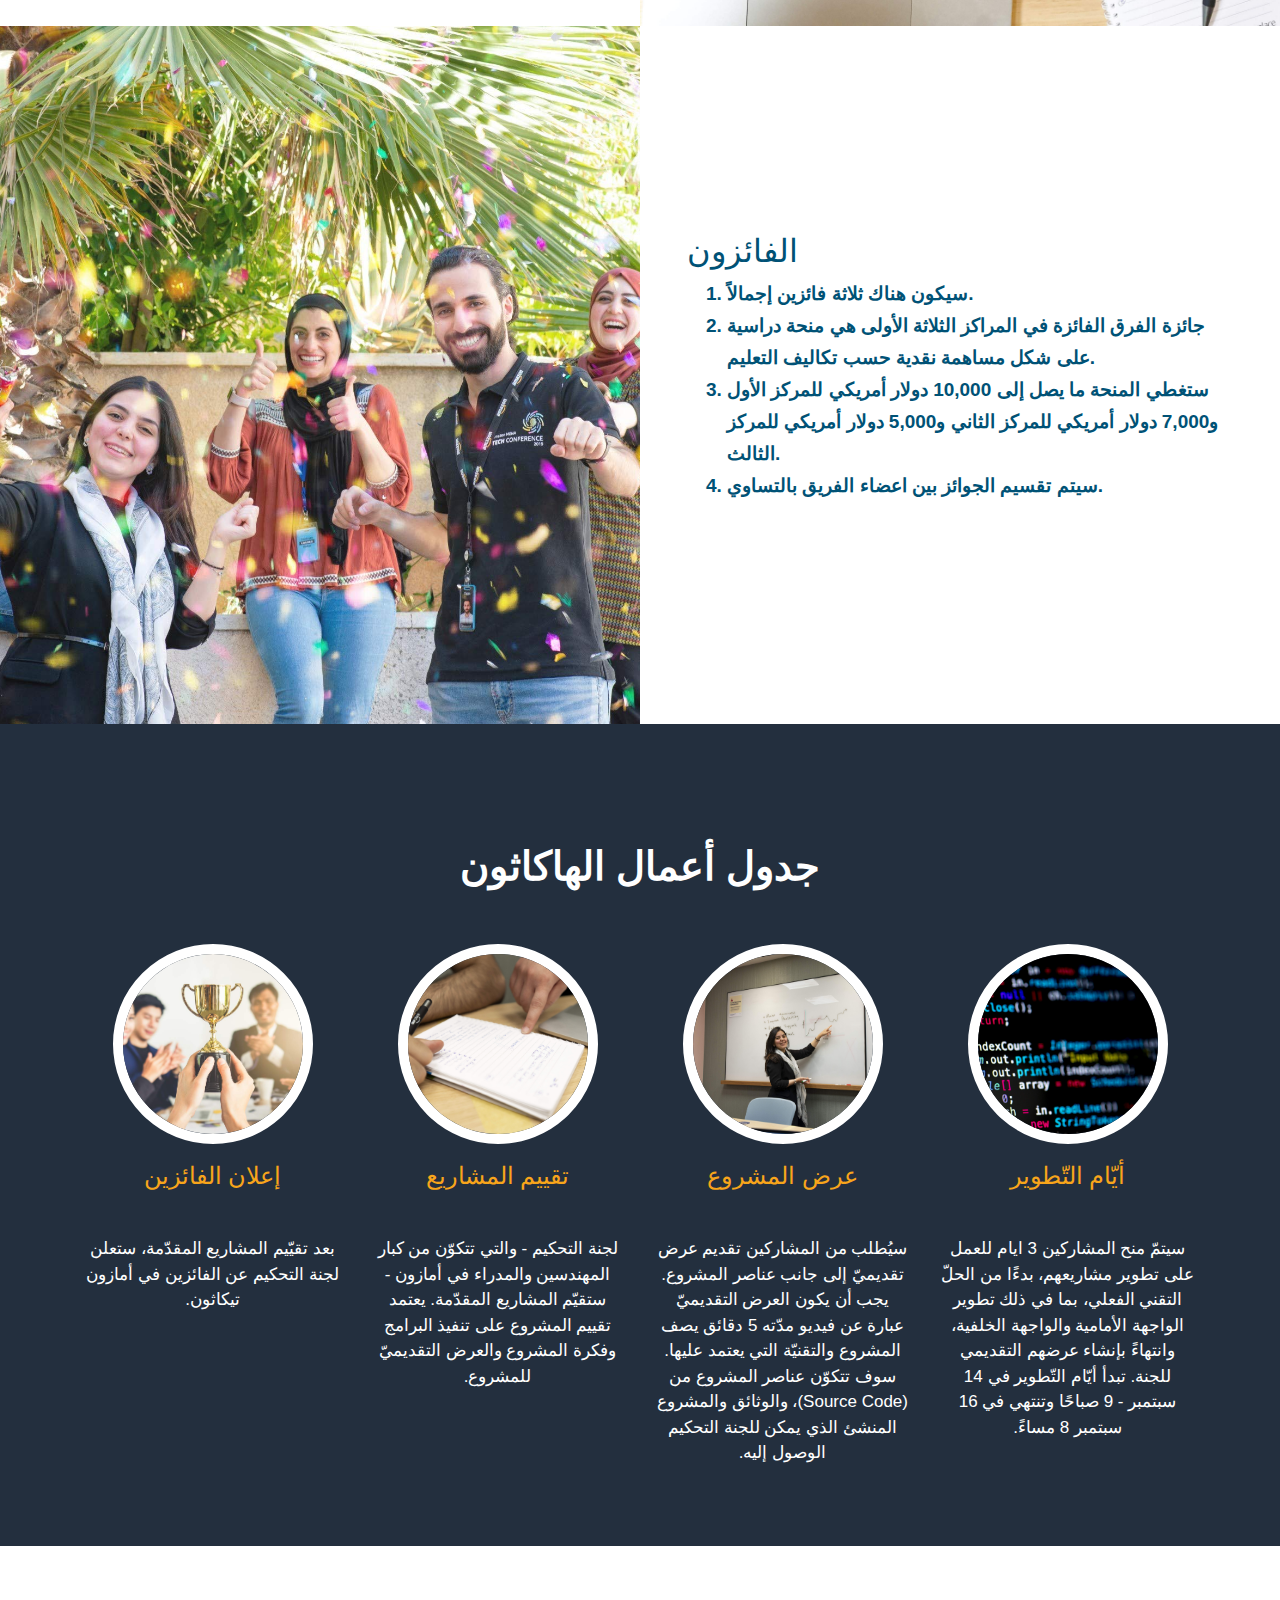
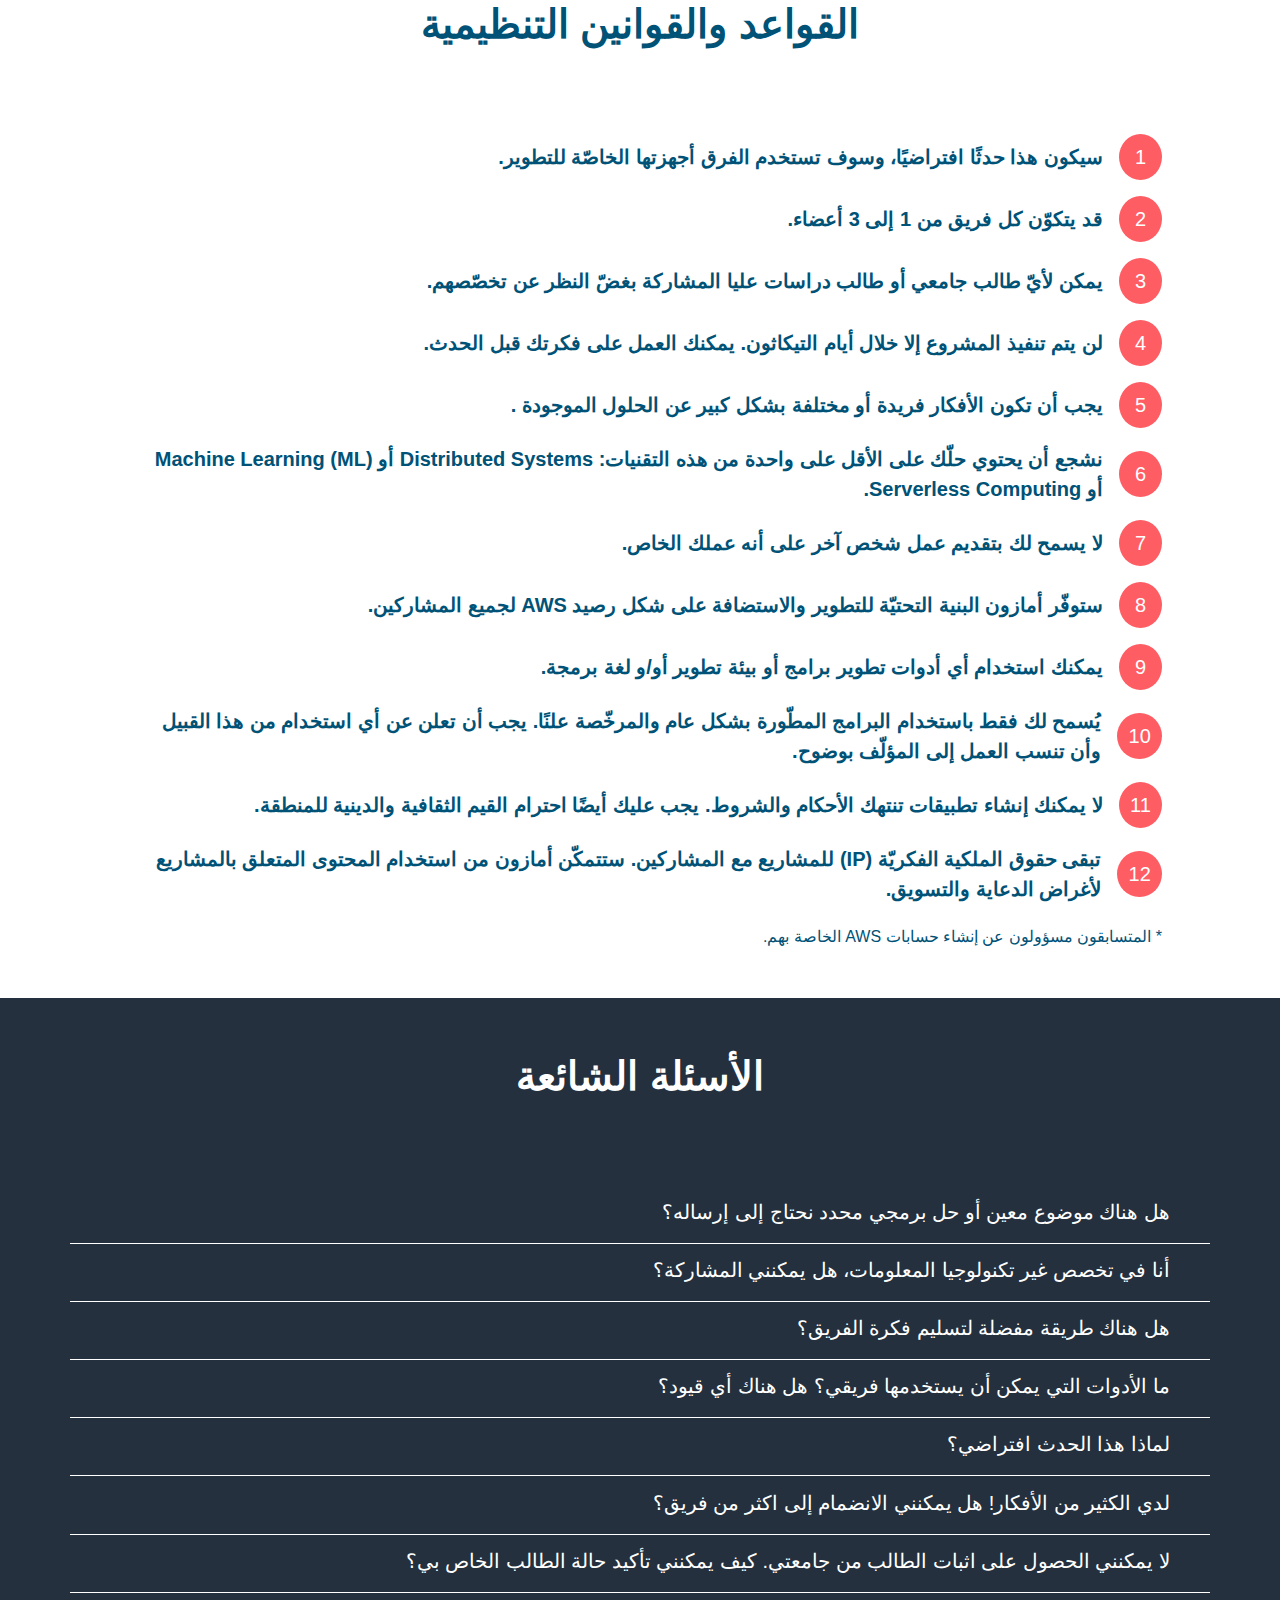
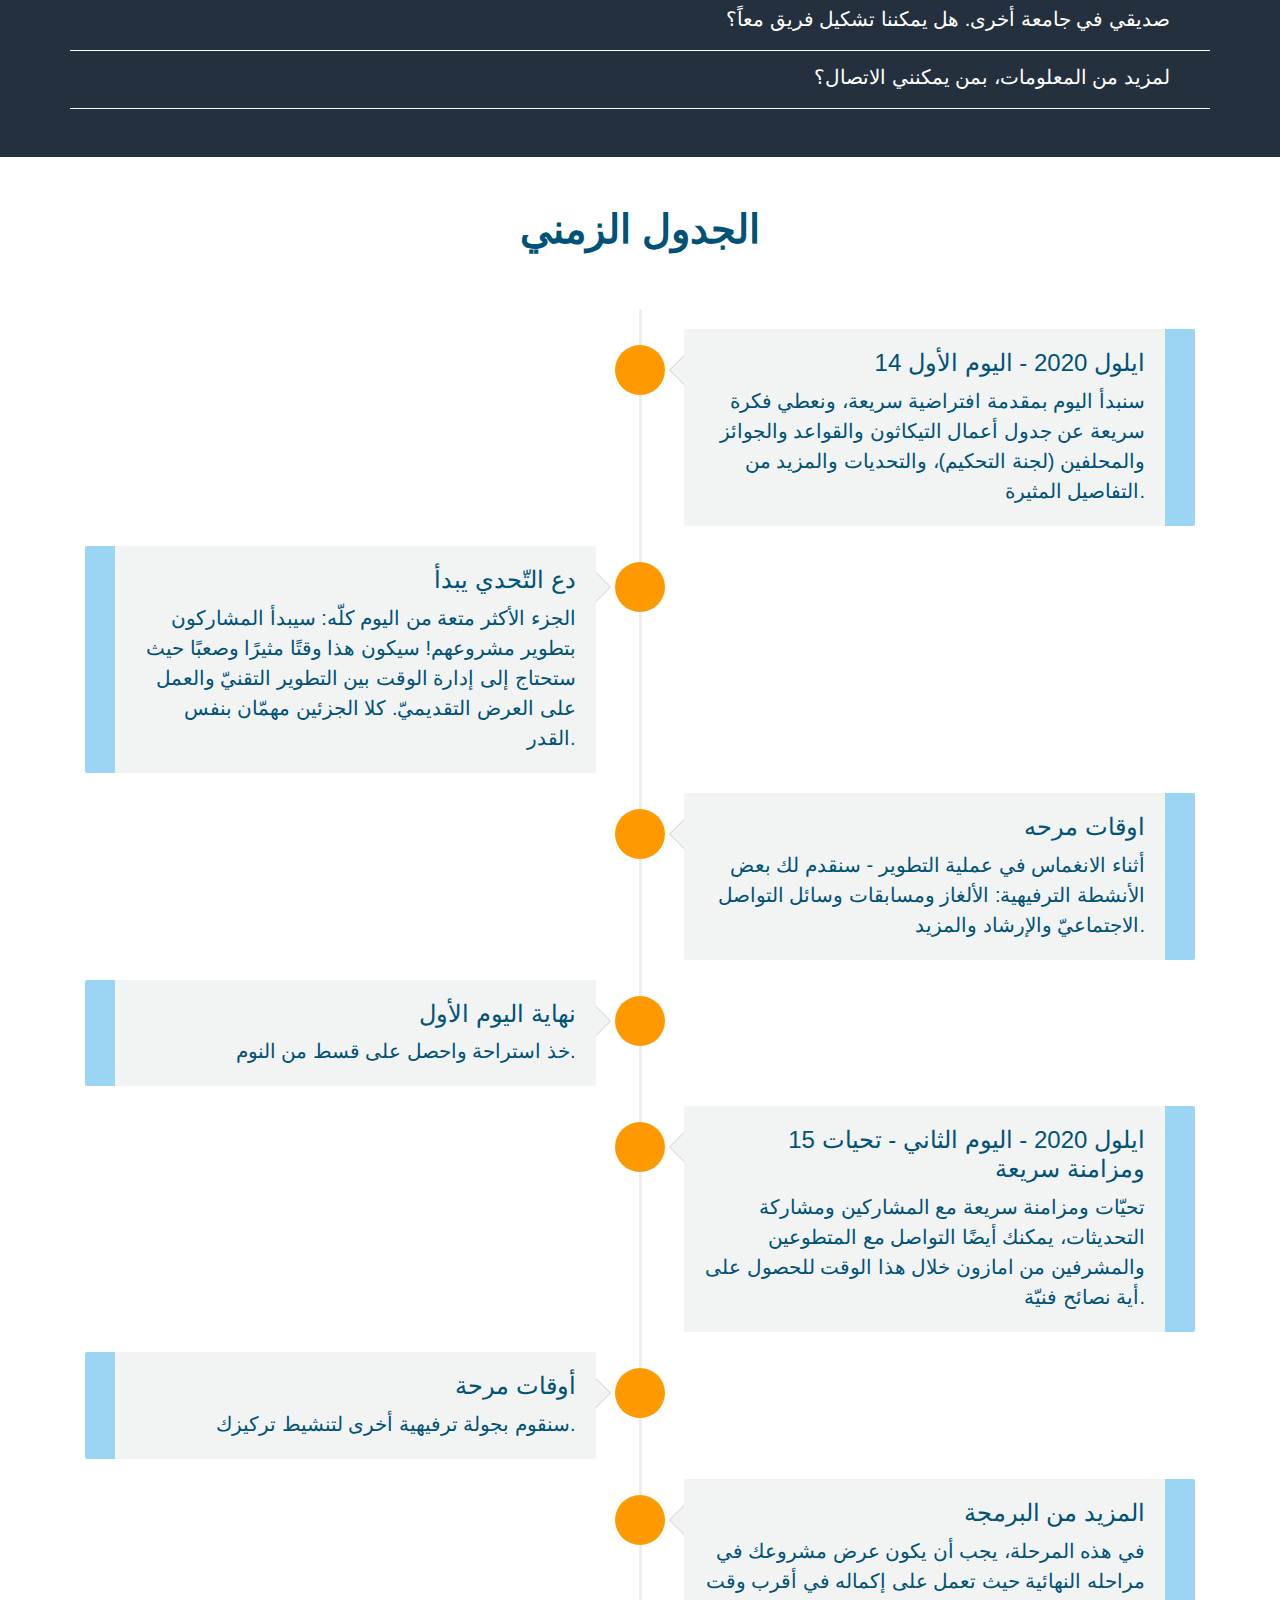
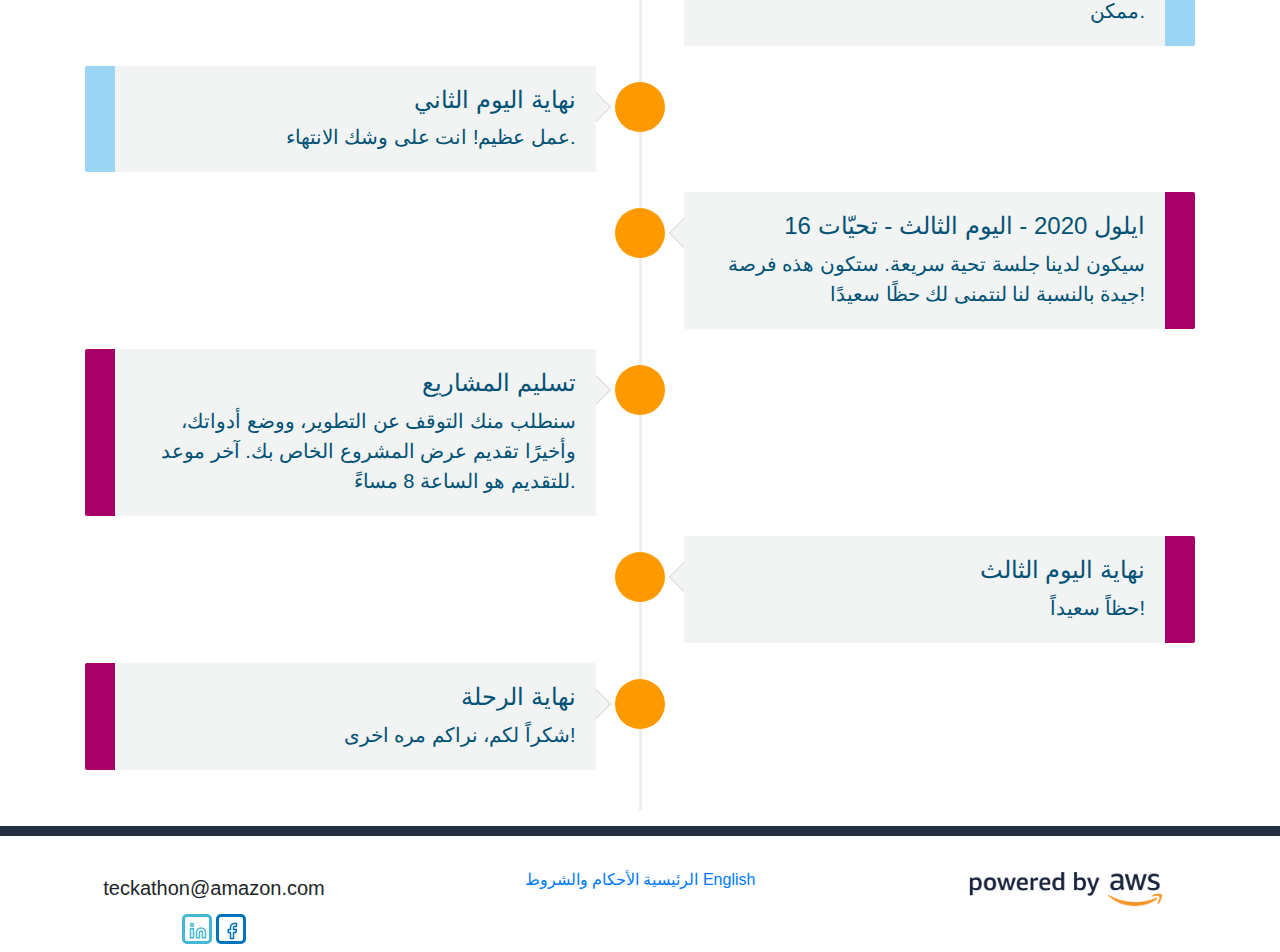
<file: arabic/index.html>
<!DOCTYPE html>
<html lang="en">
<head>
    <meta charset="UTF-8">
    <meta name="viewport" content="width=device-width, initial-scale=1.0">
    <title>Amazon Teckathon</title>
    <link rel="stylesheet" href="https://stackpath.bootstrapcdn.com/bootstrap/4.5.2/css/bootstrap.min.css"
    integrity="sha384-JcKb8q3iqJ61gNV9KGb8thSsNjpSL0n8PARn9HuZOnIxN0hoP+VmmDGMN5t9UJ0Z" crossorigin="anonymous">
    
    <link rel="stylesheet" href="https://pro.fontawesome.com/releases/v5.10.0/css/all.css" integrity="sha384-AYmEC3Yw5cVb3ZcuHtOA93w35dYTsvhLPVnYs9eStHfGJvOvKxVfELGroGkvsg+p" crossorigin="anonymous"/>
    <link rel="stylesheet" href="style.css">
    
</head>
<body dir="ltr">
    
    <div class="container-fluid main-landing-logs p-0" id="home">
        <div class="main-landing">
            <div class="row">
                <div class="col-12 col-md-12 col-lg-3 text-center p-0">
                    <img src="../Teckathon.png" alt="Teckathon" class="main-landing-logo">
                </div>
                <div class="col-12 col-md-12 col-lg-9 text-center p-0">
                    <div class="main-landing-text-div">
                        <p class="main-landing-text"><span class="hackthon-let">هاكاثون </span>لطلاب الجامعات الأردنية</p>
                    </div>
                </div>
                <div class="col-12">
                    <div class="box">
                        
                    </div>
                </div>
                <div class="col-12">
                    <div class="date-box">
                        <span class="date-txt">14 ايلول - 16 ايلول 2020</span><br/>
                        <span class="date-txt">تم الإعلان عن الفائزين في امازون تيكاثون ٢٠٢٠</span>
                    </div>
                </div>
                <div class="col-12">
                    <div class="winners-btn">
                        <a href="https://www.amazonteckathon.com/winners"><button class="btn">الفائزون في التيكاثون</button></a>
                    </div>
                </div>
                <div class="col-12">
                    <div class="contact-main-landing" dir="rtl">
                        <p class="contact">اتصل بنا

                            : teckathon@amazon.com</p>
                    </div>
                </div>
            </div>
        </div>
    </div>
    <div class="fixed-top" id="home" dir="rtl">
        <nav class="navbar navbar-expand-md navbar-dark bg-primary" id="main-website-navigation">
            <i class="fas fa-bars openBar" id="openBar" dir="ltr"></i>
            <div class="container-fluid slide-down-bar" id="sideDown"></div>
            <div class="navbar-collapse collapse justify-content-center order-2 text-center" id="collapsingNavbar">
                <ul class="navbar-nav">
                    <li class="nav-item active">
                        <a class="nav-link active" href="#intro">المقدمة</a>
                    </li>
                    <li class="nav-item active">
                        <a class="nav-link" href="#object">الهدف</a>
                    </li>
                    <li class="nav-item active">
                        <a class="nav-link" href="#participants">المعلومات</a>
                    </li>
                    <li class="nav-item active">
                        <a class="nav-link" href="#winners">الفائزون</a>
                    </li>
                    <li class="nav-item active">
                        <a class="nav-link" href="#agenda">جدول أعمال الهاكاثون</a>
                    </li>
                    <li class="nav-item active">
                        <a class="nav-link" href="#ruless">القواعد والقوانين التنظيمية</a>
                    </li>
                    <li class="nav-item active">
                        <a class="nav-link" href="#faq">الأسئلة الشائعة</a>
                    </li>
                    <li class="nav-item active">
                        <a class="nav-link" href="#time">الجدول الزمني</a>
                    </li>
                    <li class="nav-item active" id="arabic">
                        <a class="nav-link" href="../index.html">English</a>
                    </li>
                    <li class="nav-item active" id="toTop">
                        <a class="nav-link active" href="#home"><i class="fas fa-chevron-up"></i></a>
                    </li>
                </ul>
            </div>
        </nav>
    </div>
    <section class="idea-section" dir="rtl">
        <div class="container">
            <div class="row">
                <div class="col-12 col-md-12 col-lg-4 text-center">
                    <div class="card">
                        <div class="card-img">
                            <img src="../search.png" alt="search" width="90" height="90"> 
                        </div>
                        <div class="card-title">
                            <p class="card-title-txt">
                                فكّر في فكرة رائعة
                            </p>
                        </div>
                        <div class="card-prag">
                            <p class="card-prag-txt">
                                توصّل إلى حلّ مبتكر وإبداعيّ برمجيّ يمكنه أن يحسن حياة الأشخاص اليوميّة.
                            </p>
                        </div>
                    </div>
                </div>
                <div class="col-12 col-md-12 col-lg-4 text-center">
                    <div class="card">
                        <div class="card-img">
                            <img src="../idea.png" alt="search" width="90" height="90"> 
                        </div>
                        <div class="card-title">
                            <p class="card-title-txt">
                                حوّل فكرتك إلى أرض الواقع
                            </p>
                        </div>
                        <div class="card-prag">
                            <p class="card-prag-txt">
                                صمّم وطوّر حلّك البرمجيّ لتحيي فكرتك، وقم بإعداد عرض ذكي وجذّاب لعرضه على لجنة التحكيم.
                            </p>
                        </div>
                    </div>
                </div>
                <div class="col-12 col-md-12 col-lg-4 text-center">
                    <div class="card">
                        <div class="card-img">
                            <img src="../done.png" alt="search" width="90" height="90"> 
                        </div>
                        <div class="card-title">
                            <p class="card-title-txt">
                                اطلق فكرتك
                            </p>
                        </div>
                        <div class="card-prag">
                            <p class="card-prag-txt">
                                كن جاهزاً لكي تعرض فكرتك مع تطبيق تجريبيّ لها على لجنة التحكيم.
                            </p>
                        </div>
                    </div>
                </div>
            </div>
        </div>
    </section>
    <section class="container-fluid section-box">
        <div class="new-sec">
            <div class="row">
                <div class="col-12 col-md-12 col-lg-6" id="intro">
                    <div class="sec-text">
                        <h2>المقدمة</h2> 
                        <p>أمازون تيكاثون هو حدث لطلّاب الجامعات في الأردن يتحدّى المشاركون فيه للتوصّل إلى حلول مبتكرة وذات تقنية عالية لتحسين حياة الناس العاديّين.
                            الحدث الأول من نوعه من قبل فريق أمازون في الأردن، سيشارك الطلاب في الجامعات من جميع أنحاء الأردن في ماراثون مدّته 3 أيام لتصميم وبناء وبرمجة حلولهم التقنيّة.
                            يسعدنا أن نجمع العقول الفريدة والرائعة والموهوبة في مكان واحد لمنحهم الفرصة للانخراط والتعاون والابتكار معًا لحلّ مشاكل معينة في مسابقة ممتعة وعادلة.
                            إذا كنت طالبًا يدرس في جامعة في الأردن، ولديك شغف بالتكنولوجيا، وتحب حسّ المنافسة، فتابع القراءة.</p>
                    </div>
                </div>
                <div class="col-12 col-md-12 col-lg-6 p-0">
                    <div class="sec-img">
                        <img src="../Jordan_petra.jpg" alt="">
                    </div>
                </div>
            </div>
        </div>
        <div class="new-sec" dir="rtl">
            <div class="row">
                <div class="col-12 col-md-12 col-lg-6" id="object">
                    <div class="sec-text">
                        <h2>الهدف</h2> 
                        <p>
                            يتوق فريق أمازون في الأردن إلى رعاية المواهب التقنيّة الرائعة الموجودة في الجامعات في جميع أنحاء الأردن، ممّا يمنح طلاب هذه الجامعات فرصة الارتكاز على ثقافة أمازون والمجتمع للابتكار.</p>
                        <h2>التّاريخ والمكان</h2>
                        <p>سيقام أمازون تيكاثون عن بعد في الأيام 14 و15 و16 من شهر سبتمبر</p>
                    </div>
                </div>
                <div class="col-12 col-md-12 col-lg-6 p-0">
                    <div class="sec-img">
                        <img src="../code_1.jpg" alt="">
                    </div>
                </div>
            </div>
        </div>
        <div class="new-sec">
            <div class="row">
                <div class="col-12 col-md-12 col-lg-6" id="participants">
                    <div class="sec-text" style="padding: 2rem;">
                        <h2>المشاركون</h2> 
                        <p>
                            أمازون تيكاثون مفتوح لجميع طلّاب الجامعات في الأردن المهتمّين ببناء الحلول التقنية والبرمجيات. أي طالب يمكنه المشاركة بالتيكاثون بغضّ النظر عن تخصّصه، ولكن يجب أن يعلم المشاركون أنه سيُطلب منهم تطوير حلول برمجية بأنفسهم ويُتوقّع منهم تقديمها على مستوى عالٍ جدًا. يمكن للطلاب المشاركة بمفردهم أو المشاركة في فريق يتكوّن من 3 مشاركين كحد أقصى.
                        </p>
                        <h2>التقديم</h2> 
                        <p>
                            يمكن للمشاركين التقديم في أمازون تيكاثون من خلال تعبئة كل المعلومات المطلوبة في نموذج التقديم. بمجرّد أن نتلقّى نموذج التقديم الذي يحتوي على معلوماتك التي أدخلتها، سوف نرسل لك رسالة تأكيد مع تفاصيل أخرى مؤكّدة، وسوف نستخدم البريد الإلكتروني الذي أدخلته كطريقة للتواصل معك.                        </p>
                    </div>
                </div>
                <div class="col-12 col-md-12 col-lg-6 p-0">
                    <div class="sec-img">
                        <img src="../desk_1.jpg" alt="desk" >
                    </div>
                </div>
            </div>
        </div>
        <div class="new-sec" dir="rtl">
            <div class="row">
                <div class="col-12 col-md-12 col-lg-6" id="winners">
                    <div class="sec-text" style="padding: 2rem;">
                        <h2>الفائزون</h2> 
                        <ol dir="ltr">
                            <li>سيكون هناك ثلاثة فائزين إجمالاً.</li>
                            <li>جائزة الفرق الفائزة في المراكز الثلاثة الأولى هي منحة دراسية على شكل مساهمة نقدية حسب تكاليف التعليم.</li>
                            <li>ستغطي المنحة ما يصل إلى 10,000 دولار أمريكي للمركز الأول و7,000 دولار أمريكي للمركز الثاني و5,000 دولار أمريكي للمركز الثالث.</li>
                            <li>سيتم تقسيم الجوائز بين اعضاء الفريق بالتساوي.</li>
                        </ol>
                    </div>
                </div>
                <div class="col-12 col-md-12 col-lg-6 p-0">
                    <div class="sec-img">
                        <img src="../1edited.jpg" alt="desk" >
                    </div>
                </div>
            </div>
        </div>
    </section>
    <section class="container-fluid agenda" dir="rtl">
        <div class="container">
            <div class="agenda-title text-center" id="agenda">
                <p class="agenda-title-txt">
                    جدول أعمال الهاكاثون
                </p>
            </div>
            <div class="row">
                <div class="col-12 col-md-12 col-lg-3" id="dev">
                    <div class="card text-center">
                        <div class="card-img">
                            <img src="../code_2._CB427848094_.jpg" alt="search"> 
                        </div>
                        <div class="card-title">
                            <p class="card-title-txt">
                                أيّام التّطوير
                            </p>
                        </div>
                        <div class="card-prag">
                            <p class="card-prag-txt">
                                سيتمّ منح المشاركين 3 ايام للعمل على تطوير مشاريعهم، بدءًا من الحلّ التقني الفعلي، بما في ذلك تطوير الواجهة الأمامية والواجهة الخلفية، وانتهاءً بإنشاء عرضهم التقديمي للجنة. تبدأ أيّام التّطوير في 14 سبتمبر - 9 صباحًا وتنتهي في 16 سبتمبر 8 مساءً.                            </p>
                        </div>
                    </div>
                </div>
                <div class="col-12 col-md-12 col-lg-3" id="presentation">
                    <div class="card text-center">
                        <div class="card-img">
                            <img src="../presentation_1._CB427848088_.jpg" alt="search"> 
                        </div>
                        <div class="card-title">
                            <p class="card-title-txt">
                                عرض المشروع
                            </p>
                        </div>
                        <div class="card-prag">
                            <p class="card-prag-txt">
                                سيُطلب من المشاركين تقديم عرض تقديميّ إلى جانب عناصر المشروع. يجب أن يكون العرض التقديميّ عبارة عن فيديو مدّته 5 دقائق يصف المشروع والتقنيّة التي يعتمد عليها. سوف تتكوّن عناصر المشروع من (Source Code)، والوثائق والمشروع المنشئ الذي يمكن للجنة التحكيم الوصول إليه.</p>
                        </div>
                    </div>
                </div>
                <div class="col-12 col-md-12 col-lg-3">
                    <div class="card text-center">
                        <div class="card-img">
                            <img src="../evaluation_2._CB427848088_.jpg" alt="search"> 
                        </div>
                        <div class="card-title">
                            <p class="card-title-txt">
                                تقييم المشاريع
                            </p>
                        </div>
                        <div class="card-prag">
                            <p class="card-prag-txt">
                                لجنة التحكيم - والتي تتكوّن من كبار المهندسين والمدراء في أمازون - ستقيّم المشاريع المقدّمة. يعتمد تقييم المشروع على تنفيذ البرامج وفكرة المشروع والعرض التقديميّ للمشروع.</p>
                        </div>
                    </div>
                </div>
                <div class="col-12 col-md-12 col-lg-3" id="winnersAnn">
                    <div class="card text-center">
                        <div class="card-img">
                            <img src="../winners._CB427989266_.jpg" alt="search"> 
                        </div>
                        <div class="card-title">
                            <p class="card-title-txt">
                                إعلان الفائزين
                            </p>
                        </div>
                        <div class="card-prag">
                            <p class="card-prag-txt">
                                بعد تقيّيم المشاريع المقدّمة، ستعلن لجنة التحكيم عن الفائزين في أمازون تيكاثون.</p>
                        </div>
                    </div>
                </div>
            </div>
        </div>
    </section>
    <section class="container participation text-center" id="ruless" dir="rtl"> 
        <div class="participation-title">
            <p class="participation-title-txt">
                القواعد والقوانين التنظيمية
            </p>
        </div>
        <div class="ruless">
            <div class="rule">
                <div class="rule-num">1</div>
                <div class="rule-txt">سيكون هذا حدثًا افتراضيًا، وسوف تستخدم الفرق أجهزتها الخاصّة للتطوير.</div>
            </div>
            <div class="rule">
                <div class="rule-num">2</div>
                <div class="rule-txt">قد يتكوّن كل فريق من 1 إلى 3 أعضاء.</div>
            </div>
            <div class="rule">
                <div class="rule-num">3</div>
                <div class="rule-txt">يمكن لأيّ طالب جامعي أو طالب دراسات عليا المشاركة بغضّ النظر عن تخصّصهم.
                </div>
            </div>
            <div class="rule">
                <div class="rule-num">4</div>
                <div class="rule-txt">لن يتم تنفيذ المشروع إلا خلال أيام التيكاثون. يمكنك العمل على فكرتك قبل الحدث.</div>
            </div>
            <div class="rule">
                <div class="rule-num">5</div>
                <div class="rule-txt">يجب أن تكون الأفكار فريدة أو مختلفة بشكل كبير عن الحلول الموجودة
                    .</div>
            </div>
            <div class="rule">
                <div class="rule-num">6</div>
                <div class="rule-txt">نشجع أن يحتوي حلّك على الأقل على واحدة من هذه التقنيات: Distributed Systems أو Machine Learning (ML) أو Serverless Computing.
                </div>
            </div>
            <div class="rule">
                <div class="rule-num">7</div>
                <div class="rule-txt">لا يسمح لك بتقديم عمل شخص آخر على أنه عملك الخاص.
                </div>
            </div>
            <div class="rule">
                <div class="rule-num">8</div>
                <div class="rule-txt">ستوفّر أمازون البنية التحتيّة للتطوير والاستضافة على شكل رصيد AWS لجميع المشاركين.
                </div>
            </div>
            <div class="rule">
                <div class="rule-num">9</div>
                <div class="rule-txt">يمكنك استخدام أي أدوات تطوير برامج أو بيئة تطوير أو/و لغة برمجة.
                </div>
            </div>
            <div class="rule">
                <div class="rule-num" style="padding: 0.5rem 0.7rem;">10</div>
                <div class="rule-txt">يُسمح لك فقط باستخدام البرامج المطّورة بشكل عام والمرخّصة علنًا. يجب أن تعلن عن أي استخدام من هذا القبيل وأن تنسب العمل إلى المؤلّف بوضوح.
                </div>
            </div>
            <div class="rule">
                <div class="rule-num" style="padding: 0.5rem 0.7rem;">11</div>
                <div class="rule-txt">لا يمكنك إنشاء تطبيقات تنتهك الأحكام والشروط. يجب عليك أيضًا احترام القيم الثقافية والدينية للمنطقة.
                </div>
            </div>
            <div class="rule" dir="rtl">
                <div class="rule-num" style="padding: 0.5rem 0.7rem;">12</div>
                <div class="rule-txt">تبقى حقوق الملكية الفكريّة (IP) للمشاريع مع المشاركين. ستتمكّن أمازون من استخدام المحتوى المتعلق بالمشاريع لأغراض الدعاية والتسويق.
                </div>
            </div>
            <div class="rule">
                <div class="rule-txt"><small>* المتسابقون مسؤولون عن إنشاء حسابات AWS الخاصة بهم.</small></div>
            </div>
        </div>
    </section>
    <section class="container-fluid faqs text-center" id="faq" dir="rtl">
        <div class="faq-title">
            <p class="faq-title-txt">الأسئلة الشائعة</p>
        </div>
        <div class="container faq-content text-right">
            <div class="faq">
                <div class="faq-btn" data-hidden="true" data-index="0"><span class="faq-plus"><i class="fas fa-plus-circle"></i></span>هل هناك موضوع معين أو حل برمجي محدد نحتاج إلى إرساله؟</div>
                <div class="faq-txt">سيُطلب من المشاركين في تيكاثون امازون تطوير حلول برمجية مبتكرة ذات تأثير واقعي يمكن أن يساعد في تحسين مختلف جوانب حياة المجتمع. سيتم ترك المشكلة التي يختار كل فريق حلها في هذه المساحة لتقديرهم.</div>
            </div>
            <div class="faq">
                <div class="faq-btn" data-hidden="true" data-index="1"><span class="faq-plus"><i class="fas fa-plus-circle"></i></span>أنا في تخصص غير تكنولوجيا المعلومات، هل يمكنني المشاركة؟</div>
                <div class="faq-txt">نعم بالطبع! لست بحاجة إلى أن يكون لديك تخصص معين من أجل المشاركة، ولكن يجب أن تدرك أنه سيُطلب منك تطوير حلول برمجية ويُتوقع منك تقديمها إلى لجنة التحكيم. طالما أن لديك المعرفة الفنية لتطبيق وتقديم فكرتك، فأنت مرحب بك للتقدم بطلب للمشاركة</div>
            </div>
            <div class="faq">
                <div class="faq-btn" data-hidden="true" data-index="2"><span class="faq-plus"><i class="fas fa-plus-circle"></i></span>هل هناك طريقة مفضلة لتسليم فكرة الفريق؟</div>
                <div class="faq-txt">يمكن لفريقك إرسال أفكارهم إما كمستند مكتوب يصل إلى 2,000 كلمة، أو فيديو بحد أقصى 5 دقائق، أو مزيج من كليهما. يجب تقديم الفكرة باللغة الإنجليزية
                </div>
            </div>
            <div class="faq">
                <div class="faq-btn" data-hidden="true" data-index="3"><span class="faq-plus"><i class="fas fa-plus-circle"></i></span>ما الأدوات التي يمكن أن يستخدمها فريقي؟ هل هناك أي قيود؟
                </div>
                <div class="faq-txt">لا توجد قيود ، يمكنك استخدام أي أداة تريدها. بالإضافة إلى ذلك ، ستوفر خدماتAWS لكل فريق حساب AWS برصيد 1,000 دولار أمريكي.</div>
            </div>
            <div class="faq">
                <div class="faq-btn" data-hidden="true" data-index="4"><span class="faq-plus"><i class="fas fa-plus-circle"></i></span>لماذا هذا الحدث افتراضي؟</div>
                <div class="faq-txt">سيتم عقد تيكاثون امازون افتراضيًا تقريبًا بسبب إجراءات المسافات الاجتماعية المطلوبة لـ COVID-19. السلامة هي أولويتنا ولدينا برنامج افتراضي ممتع لجميع الطلاب المشاركين.</div>
            </div>
            <div class="faq">
                <div class="faq-btn" data-hidden="true" data-index="5"><span class="faq-plus"><i class="fas fa-plus-circle"></i></span>لدي الكثير من الأفكار! هل يمكنني الانضمام إلى اكثر من فريق؟
                </div>
                <div class="faq-txt">يمكن لكل طالب المشاركة بشكل فردي أو الانضمام إلى فريق واحد من 3 أعضاء في الفريق، وتقديم فكرة نهائية واحدة. لذا تأكد من إحضار أفضل فكره لديك!</div>
            </div>
            <div class="faq">
                <div class="faq-btn" data-hidden="true" data-index="6"><span class="faq-plus"><i class="fas fa-plus-circle"></i></span>لا يمكنني الحصول على اثبات الطالب من جامعتي. كيف يمكنني تأكيد حالة الطالب الخاص بي؟
                </div>
                <div class="faq-txt">سوف نقوم بالتحقق من اثباتات المشاركين من خلال التواصل مع جامعاتهم.</div>
            </div>
            <div class="faq">
                <div class="faq-btn" data-hidden="true" data-index="7"><span class="faq-plus"><i class="fas fa-plus-circle"></i></span>صديقي في جامعة أخرى. هل يمكننا تشكيل فريق معاً؟

                </div>
                <div class="faq-txt">نعم، يمكن للطلاب المشاركين تشكيل فرق من 3 أعضاء من مختلف الجامعات في جميع أنحاء الأردن. لا يحتاج أعضاء الفريق إلى ان يكونوا من نفس الجامعة لتشكيل فريق.

                </div>
            </div>
            <div class="faq">
                <div class="faq-btn" data-hidden="true" data-index="8"><span class="faq-plus"><i class="fas fa-plus-circle"></i></span>لمزيد من المعلومات، بمن يمكنني الاتصال؟

                </div>
                <div class="faq-txt">يمكنك مراسلتنا عبر البريد الإلكتروني على teckathon@amazon.com</div>
            </div>
        </div>
    </section>
    <section class="timeline-cont" id="time">
        <div class="container">
            <div class="page-header text-center">
                <h1 id="timeline">الجدول الزمني</h1>
            </div>
            <ul class="timeline" >
                <li class="timeline-inverted text-right">
                    <div class="timeline-badge warning"><i class="glyphicon glyphicon-credit-card"></i></div>
                    <div class="timeline-panel" style="border-right: 30px solid #9cd5f3;" data-color="#9cd5f3">
                      <div class="timeline-heading">
                        <h4 class="timeline-title">14 ايلول 2020 - اليوم الأول</h4>
                      </div>
                      <div class="timeline-body">
                        <p>سنبدأ اليوم بمقدمة افتراضية سريعة، ونعطي فكرة سريعة عن جدول أعمال التيكاثون والقواعد والجوائز والمحلفين (لجنة التحكيم)، والتحديات والمزيد من التفاصيل المثيرة.</p>
                      </div>
                    </div>
                  </li>
                <li class="text-right">
                  <div class="timeline-badge"><i class="glyphicon glyphicon-check"></i></div>
                  <div class="timeline-panel" style="border-left: 30px solid #9cd5f3;" data-color="#9cd5f3">
                    <div class="timeline-heading">
                      <h4 class="timeline-title">دع التّحدي يبدأ</h4>
                    </div>
                    <div class="timeline-body">
                      <p>الجزء الأكثر متعة من اليوم كلّه: سيبدأ المشاركون بتطوير مشروعهم! سيكون هذا وقتًا مثيرًا وصعبًا حيث ستحتاج إلى إدارة الوقت بين التطوير التقنيّ والعمل على العرض التقديميّ. كلا الجزئين مهمّان بنفس القدر.</p>
                    </div>
                  </div>
                </li>
                <li class="timeline-inverted text-right">
                    <div class="timeline-badge warning"><i class="glyphicon glyphicon-credit-card"></i></div>
                    <div class="timeline-panel" style="border-right: 30px solid #9cd5f3;" data-color="#9cd5f3">
                      <div class="timeline-heading">
                        <h4 class="timeline-title">اوقات مرحه</h4>
                      </div>
                      <div class="timeline-body">
                        <p>أثناء الانغماس في عملية التطوير - سنقدم لك بعض الأنشطة الترفيهية: الألغاز ومسابقات وسائل التواصل الاجتماعيّ والإرشاد والمزيد.</p>
                      </div>
                    </div>
                  </li>
                  <li class="text-right">
                    <div class="timeline-badge"><i class="glyphicon glyphicon-check"></i></div>
                    <div class="timeline-panel" style="border-left: 30px solid #9cd5f3;" data-color="#9cd5f3">
                      <div class="timeline-heading">
                        <h4 class="timeline-title">نهاية اليوم الأول</h4>
                      </div>
                      <div class="timeline-body">
                        <p>خذ استراحة واحصل على قسط من النوم.</p>
                      </div>
                    </div>
                  </li>
                <li class="timeline-inverted text-right">
                  <div class="timeline-badge success"><i class="glyphicon glyphicon-thumbs-up"></i></div>
                  <div class="timeline-panel" style="border-right: 30px solid #9cd5f3;" data-color="#9cd5f3">
                    <div class="timeline-heading">
                      <h4 class="timeline-title">15 ايلول 2020 - اليوم الثاني - تحيات ومزامنة سريعة</h4>
                    </div>
                    <div class="timeline-body">
                      <p>تحيّات ومزامنة سريعة مع المشاركين ومشاركة التحديثات، يمكنك أيضًا التواصل مع المتطوعين والمشرفين من امازون خلال هذا الوقت للحصول على أية نصائح فنيّة.
                    </p>
                    </div>
                  </div>
                </li>
                <li class="text-right">
                    <div class="timeline-badge"><i class="glyphicon glyphicon-check"></i></div>
                    <div class="timeline-panel" style="border-left: 30px solid #9cd5f3;" data-color="#9cd5f3">
                      <div class="timeline-heading">
                        <h4 class="timeline-title">أوقات مرحة</h4>
                      </div>
                      <div class="timeline-body">
                        <p>سنقوم بجولة ترفيهية أخرى لتنشيط تركيزك.</p>
                      </div>
                    </div>
                  </li>
                  <li class="timeline-inverted text-right">
                    <div class="timeline-badge"><i class="glyphicon glyphicon-thumbs-up"></i></div>
                    <div class="timeline-panel" style="border-right: 30px solid #9cd5f3;" data-color="#9cd5f3">
                      <div class="timeline-heading">
                        <h4 class="timeline-title">المزيد من البرمجة</h4>
                      </div>
                      <div class="timeline-body">
                        <p>في هذه المرحلة، يجب أن يكون عرض مشروعك في مراحله النهائية حيث تعمل على إكماله في أقرب وقت ممكن.</p>
                      </div>
                    </div>
                  </li>
                    <li class="text-right">
                        <div class="timeline-badge"><i class="glyphicon glyphicon-check"></i></div>
                        <div class="timeline-panel" style="border-left: 30px solid #9cd5f3;" data-color="#9cd5f3">
                          <div class="timeline-heading">
                            <h4 class="timeline-title">نهاية اليوم الثاني</h4>
                          </div>
                          <div class="timeline-body">
                            <p>عمل عظيم! انت على وشك الانتهاء.</p>
                          </div>
                        </div>
                      </li>
                      <li class="timeline-inverted text-right">
                        <div class="timeline-badge"><i class="glyphicon glyphicon-thumbs-up"></i></div>
                        <div class="timeline-panel" style="border-right: 30px solid #a90067;" data-color="#a90067">
                          <div class="timeline-heading">
                            <h4 class="timeline-title">16 ايلول 2020 - اليوم الثالث - تحيّات</h4>
                          </div>
                          <div class="timeline-body">
                            <p>سيكون لدينا جلسة تحية سريعة. ستكون هذه فرصة جيدة بالنسبة لنا لنتمنى لك حظًا سعيدًا!</p>
                          </div>
                        </div>
                      </li>
                      <li class="text-right">
                        <div class="timeline-badge"><i class="glyphicon glyphicon-check"></i></div>
                        <div class="timeline-panel" style="border-left: 30px solid #a90067;" data-color="#a90067">
                          <div class="timeline-heading">
                            <h4 class="timeline-title">تسليم المشاريع</h4>
                          </div>
                          <div class="timeline-body">
                            <p>سنطلب منك التوقف عن التطوير، ووضع أدواتك، وأخيرًا تقديم عرض المشروع الخاص بك. آخر موعد للتقديم هو الساعة 8 مساءً.</p>
                          </div>
                        </div>
                      </li>
                      <li class="timeline-inverted text-right">
                        <div class="timeline-badge"><i class="glyphicon glyphicon-thumbs-up"></i></div>
                        <div class="timeline-panel" style="border-right: 30px solid #a90067;" data-color="#a90067">
                          <div class="timeline-heading">
                            <h4 class="timeline-title">نهاية اليوم الثالث</h4>
                          </div>
                          <div class="timeline-body">
                            <p>حظاً سعيداً!</p>
                          </div>
                        </div>
                      </li>
                      <li class="text-right">
                        <div class="timeline-badge"><i class="glyphicon glyphicon-check"></i></div>
                        <div class="timeline-panel" style="border-left: 30px solid #a90067;" data-color="#a90067">
                          <div class="timeline-heading">
                            <h4 class="timeline-title">نهاية الرحلة</h4>
                          </div>
                          <div class="timeline-body">
                            <p>شكراً لكم، نراكم مره اخرى!
                            </p>
                          </div>
                        </div>
                      </li>
            </ul>
        </div>
    </section>
    <section class="container-fluid footer">
        <div class="fooetr-content text-center">
            <div class="row">
                <div class="col-12 col-md-4 col-lg-4">
                    <div class="footer-contact">
                        <span class="footer-contact-txt">teckathon@amazon.com   </span><i class="far fa-envelope"></i><br/>
                        <a class="a-social-icon linkedin" href="https://www.linkedin.com/company/amazon" target="_blank" rel="noopener noreferrer nofollow"><svg xmlns="http://www.w3.org/2000/svg" width="18" height="18" viewBox="0 0 24 24" fill="none" stroke="#44b9d6" stroke-width="2" stroke-linecap="round" stroke-linejoin="round" class="feather feather-linkedin"><path d="M16 8a6 6 0 0 1 6 6v7h-4v-7a2 2 0 0 0-2-2 2 2 0 0 0-2 2v7h-4v-7a6 6 0 0 1 6-6z"></path><rect x="2" y="9" width="4" height="12"></rect><circle cx="4" cy="4" r="2"></circle></svg></a>
                        <a class="a-social-icon fb" href="https://www.facebook.com/InsideAmazon/" target="_blank" rel="noopener noreferrer nofollow"><svg xmlns="http://www.w3.org/2000/svg" width="18" height="18" viewBox="0 0 24 24" fill="none" stroke="#0073bb" stroke-width="2" stroke-linecap="round" stroke-linejoin="round" class="feather feather-facebook"><path d="M18 2h-3a5 5 0 0 0-5 5v3H7v4h3v8h4v-8h3l1-4h-4V7a1 1 0 0 1 1-1h3z"></path></svg></a>
                    </div>
                </div>
                <div class="col-12 col-md-4 col-lg-4">
                    <div class="footer-links">
                        <span class="footer-contact-txt">
                            <a href="#">الرئيسية</a>
                            <a href="https://www.amazonteckathon.com/Terms-And-Conditions-17-8-2020.pdf" target="_blank"> الأحكام والشروط</a> 
                            <a href="../index.html">English</a>
                        </span>
                    </div>
                </div>
                <div class="col-12 col-md-4 col-lg-4">
                    <div class="footer-logo">
                        <img src="../aws.png" alt="aws" width="200" height="42">
                    </div>
                </div>
            </div>
        </div>
    </section>
    <script src="https://ajax.googleapis.com/ajax/libs/jquery/3.5.1/jquery.min.js"></script>
    <script src="../script.js"></script>
    
</body>
</html>
</file>
<file: style.css>
html, body{
    margin: 0;
    padding: 0;
    background-color: #fff;
    box-sizing: border-box;
    scroll-behavior: smooth;
}
/*Nvigation Bar*/

.bg-primary
{
	background-color: #1b2534 !important;
	margin-top: -1px ;
}
.navbar .navbar-collapse .navbar-nav .nav-item .nav-link, .second-nav .nav-item .nav-link
{
    color: #fff ;
    font-weight: 600;
    padding: 7px 12px;
    font-size: 17px;
}
#toTop {
    display: none;
}
.navbar-toggler 
{
	color: #fff !important;
	font-size: 30px ;
}

.slide-down-bar {
    position: fixed;
    top: 0;
    left: 0 ;
    width: 100% ;
    height: auto; ;
    background-color: #12293b;
    display: flex;
    justify-content: center;
    align-items: center;
    flex-direction: column !important;
    text-align: center;
    transition: 0.6s;
    top: -400px;
}
.navbar .openBar {
    color: #fafafa ;
    margin: 6px ;
    font-size: 30px;
    font-weight: 100;
    cursor: pointer;
    display: none ;
}
.second-nav {
    list-style-type: none;
    padding: 0;
}
.holeWendow {
    width: 100%; 
    height: 100%;
    background-color: red;
}
.slide-down-bar .closeBar {
    position: absolute;
    left: 10px;
    top: 10px;
    color: #fff ;
    font-weight: 100; 
    font-size: 30px;
    margin: 0;
    cursor: pointer;
}
@media (max-width: 767px)
{
	.bg-primary
    {
        background-color: #12293b !important;
    }
}
@media (max-width: 1100px) {
    .navbar .openBar {
        display: block ;
    }
    .navbar .navbar-collapse .navbar-nav .nav-item .nav-link {
        display: none !important;
    }
}

/*/Navigation Bars*/
/* main-landing */

.main-landing-logs {
    display: flex;
    justify-content: center;
    align-items: center;
    text-align: center;
    width: 100%;
    height: auto;
    background-color: #1b2534;
}
.main-landing-logs .main-landing {
    padding: 0;
    padding-top: 11rem;
    width: 80%;
    line-height: 5rem;
}
.main-landing-logs .main-landing .main-landing-logo {
    width: 300px ;
    height: 178px ;
}

.main-landing-logs .main-landing .main-landing-text-div .main-landing-text {
    color: #fff ;
    font-size: 3.5rem;
    font-weight: 600;
}
.main-landing-logs .main-landing .main-landing-text-div .main-landing-text .hackthon-let {
    color: #ff9902
}

.box {
    width: 100%; 
    height: 4px;
    margin-top: 1rem;
    background: linear-gradient(10deg, #e6a01c, #30cfcf, #a1b15f);
    background-size: 600% 600%;
    animation: AnimationName 10s ease infinite;
}

@keyframes AnimationName { 
    0%{background-position:0% 51%}
    50%{background-position:100% 50%}
    100%{background-position:0% 51%}
}

.main-landing-logs .main-landing .date-box {
    
    line-height: 2rem;
    margin-top: 1rem;
}
.main-landing-logs .main-landing .date-box .date-txt{
    font-size: 1.5rem;
    color: #a1b15f ;
}
.main-landing-logs .main-landing .winners-btn .btn {
    color: #fff ;
    font-size: 16px ;
    background: linear-gradient(90deg,rgb(138 97 248/17%) 0,#0db2f138);
    opacity: 0.8;
    border: none;
    text-align: center;
    font-weight: 700;
    font-size: 16px;
    line-height: 56px;
    letter-spacing: .07em;
    text-decoration: none!important;
    text-transform: uppercase;
    padding: 0 30px;
    -o-transition: .3s;
    transition: .3s;
    -webkit-transition: .3s;
    -webkit-box-shadow: none;
    box-shadow: none;
    border-radius: 3px;
}

.main-landing-logs .main-landing .contact-main-landing .contact {
    color: #fff ;
}
@media (max-width: 700px){
    .main-landing {
        padding: 1rem;
    }
    .main-landing-logs .main-landing {
        padding: 0;
        padding-top: 5rem;
    }
    .main-landing-logs .main-landing .main-landing-logo {
        margin-bottom: 3rem;
        width: 350px;
    }
    .main-landing-logs .main-landing .main-landing-text-div .main-landing-text{
        font-size: 2.5rem;
    }
    .main-landing-logs .main-landing .winners-btn .btn {
        padding: 0 20px ;
    }
    .main-landing-logs .main-landing .date-box .date-txt {
        font-size: 1.2rem;;
    }
}
@media (max-width: 500px) {
    .main-landing-logs .main-landing .main-landing-text-div .main-landing-text{
        font-size: 2rem;
    }
    .main-landing-logs .main-landing .main-landing-logo {
        margin-bottom: 3rem;
        width: 300px;
    }
    .main-landing-logs .main-landing .winners-btn .btn {
        padding: 0 10px ;
        font-size: 8px;
    }
}
/* /main landing */

/* Idea Section  */
.idea-section {
    width: 100%;
    height: auto;
    padding: 4rem;
    padding-top: 5rem;
    display: flex;
    justify-content: center;
    align-items: center;
    background-color: #f2f3f3;
}
.idea-section .card {
    border: none ;
    background-color: transparent
}
.idea-section .card .card-title .card-title-txt {
    font-size: 2rem;
    line-height: 4rem;
    font-weight: 500;
    color: #005276
}
.idea-section .card .card-prag .card-prag-txt {
    color: #005276 ;
    font-size: 20px;
    font-weight: 500;
}
@media (max-width: 700px) {
    .idea-section {
        padding: 2rem;
    }
}
/* / Idea Section  */

/* section-box  */
.section-box .new-sec .sec-text {
    color: #005276 ;
    padding: 5rem 6rem;
    line-height: 2rem;
}
.section-box .new-sec .row{
    height: auto;
    display: flex;
    justify-content: center;
    align-items: center;
    overflow: hidden;
}
.section-box .new-sec .sec-text p{
    font-size: 19px;
    font-weight: 600;
}
.section-box .new-sec .sec-text ol li {
    font-size: 19px;
    font-weight: 600;
}
.section-box .new-sec .sec-img {
    padding: 0;
}
.section-box .new-sec .sec-img img{
    width: 100% ;
    height: 698px;
    object-fit: cover
}

@media (max-width: 700px) {
    .section-box .new-sec .sec-img img {
        width: 100%;
        height: 327px;
    }
    .section-box .new-sec .sec-text {
        padding: 2rem 1rem ;
    }
}
/* /section Box */
/* agenda */
.agenda {
    width: 100%;
    height: auto;
    padding: 4rem ;
    background-color: #232f3e;
}
.agenda .agenda-title {
    margin: 3rem;
}
.agenda .agenda-title .agenda-title-txt {
    color: #fff ;
    font-size: 40px;
    font-weight: 600;
}
.agenda .card {
    background-color: transparent; 
    border: none;
    display: flex;
    justify-content: center;
    align-items: center;
    flex-direction: column;
}
.agenda .card .card-img {
    width: 200px;
    height: 200px;
    border: 10px solid #fff;
    border-radius: 50%;
}
.agenda .card .card-img img {
    width: 100%;
    height: 100%;
    overflow: hidden;
    border-radius: 50%;
    object-fit: cover;
}
.agenda .card .card-title .card-title-txt {
    font-size: 1.5rem;
    line-height: 4rem;
    font-weight: 500;
    color: #f8a51b
}
.agenda .card .card-prag .card-prag-txt {
    color: #fff ;
    font-size: 17px;
    font-weight: 400;
}
@media (max-width: 700px) {
    .agenda {
        padding: 1rem
    }
}
/*  */
/* participation */
.participation {
    width: 100% ;
    height: auto;
    padding: 3rem;
}

.participation .ruless .rule {
    display: flex;
    justify-content:  left;
    align-items: center;
    text-align: left;
    margin-top: 1rem;
}
.participation .participation-title .participation-title-txt {
    color: #005276 ;
    font-weight: 700;
    font-size: 40px;
    margin-bottom: 5rem;
}
.participation .ruless .rule .rule-num{
    background-color: #ff5d64;
    padding: 0.5rem 1rem ;
    border-radius: 50%;
    color: #fff ;
    font-size: 20px;
    margin-top: 0;
}
.participation .ruless .rule .rule-txt{
    color: #005276 ;
    font-size: 20px;
    font-weight: 600;
    margin-left: 1rem;
}
@media (max-width: 700px) {
    .participation {
        padding: 1rem
    }
}
/*  */
/* FAQ */
.faqs{
    width: 100% ;
    height: auto;
    padding: 3rem;
    background-color: #24303e;
    text-align: center;
}
.faqs .faq-content {
    padding: 0;
}
.faqs .faq-content .faq {
    width: auto;
    color: #fff ;
    padding: 0.7em 1.5em 1em 0;
    border-bottom: 1px solid #fff ;
    transition: 1s ;
}

.faqs .faq-content .faq .faq-btn {
    background-color: transparent;
    color: #fff ;
    font-size: 20px;
    border: none ;
    cursor: pointer;
    
}
.faqs .faq-content .faq .faq-txt{
    color: #fff ;
    font-size: 20px;
    font-weight: 600;
    border-top: 1px solid #03b5d2 ; 
    margin-top: 0.5rem;
    padding: 2rem 0 ;
    transform: translateY(100%);
    display: none;
}
.faqs .faq-content .faq .faq-btn .faq-plus {
    margin-right: 1rem;
    font-size: 20px;
    font-weight: 600;
    text-align: center;
    color: #fff ;
}

.faqs .faq-content .faq .openFQA {
    display: block;
    transform: translateY(0);
}
.faqs .faq-content .faq .openFAQ_color , .faqs .faq-content .faq .faq-btn .openFAQ_color_plus {
    color: #03b5d2 ;
}
.faqs .faq-title .faq-title-txt {
    color: #fff ;
    font-weight: 700;
    font-size: 40px;
    margin-bottom: 5rem;
}
@media (max-width: 700px) {
    .faqs {
        padding: 1rem
    }
}
/* End FAQ */
/* TimeLine */
.timeline {
    list-style: none;
    padding: 20px 0 20px;
    position: relative;
}
.timeline-cont .page-header h1{
    color: #005276 ;
    padding: 3rem ;
    font-weight: 700;
}
    .timeline:before {
        top: 0;
        bottom: 0;
        position: absolute;
        content: " ";
        width: 3px;
        background-color: #eeeeee;
        left: 50%;
        margin-left: -1.5px;
    }

    .timeline > li {
        margin-bottom: 20px;
        position: relative;
    }

        .timeline > li:before,
        .timeline > li:after {
            content: " ";
            display: table;
        }

        .timeline > li:after {
            clear: both;
        }

        .timeline > li:before,
        .timeline > li:after {
            content: " ";
            display: table;
        }

        .timeline > li:after {
            clear: both;
        }

        .timeline > li > .timeline-panel {
            width: 46%;
            float: left;
           
            border-radius: 2px;
            padding: 20px;
            position: relative;
           background-color: #f2f3f3;
        }

            .timeline > li > .timeline-panel:before {
                position: absolute;
                top: 26px;
                right: -15px;
                display: inline-block;
                border-top: 15px solid transparent;
                border-left: 15px solid #ccc;
                border-right: 0 solid #ccc;
                border-bottom: 15px solid transparent;
                content: " ";
            }

            .timeline > li > .timeline-panel:after {
                position: absolute;
                top: 27px;
                right: -14px;
                display: inline-block;
                border-top: 14px solid transparent;
                border-left: 14px solid #f2f3f3;
                border-right: 0 solid #f2f3f3;
                border-bottom: 14px solid transparent;
                content: " ";
            }

        .timeline > li > .timeline-badge {
            color: #fff;
            width: 50px;
            height: 50px;
            line-height: 50px;
            font-size: 1.4em;
            text-align: center;
            position: absolute;
            top: 16px;
            left: 50%;
            margin-left: -25px;
            background-color: #999999;
            z-index: 100;
            border-top-right-radius: 50%;
            border-top-left-radius: 50%;
            border-bottom-right-radius: 50%;
            border-bottom-left-radius: 50%;
        }

        .timeline > li.timeline-inverted > .timeline-panel {
            float: right;
        }

            .timeline > li.timeline-inverted > .timeline-panel:before {
                border-left-width: 0;
                border-right-width: 15px;
                left: -15px;
                right: auto;
            }

            .timeline > li.timeline-inverted > .timeline-panel:after {
                border-left-width: 0;
                border-right-width: 14px;
                left: -14px;
                right: auto;
            }



.timeline-badge {
    background-color: #ff9900 !important;
}

.timeline-title {
    margin-top: 0;
    color: #005276;
}

.timeline-body > p,
.timeline-body > ul {
    margin-bottom: 0;
    color: #005276 ;
    font-weight: 500; 
    font-size: 20px;
}

    .timeline-body > p + p {
        margin-top: 5px;
    }

@media (max-width: 767px) {
    ul.timeline:before {
        left: 40px;
    }

    ul.timeline > li > .timeline-panel {
        width: calc(100% - 90px);
        width: -moz-calc(100% - 90px);
        width: -webkit-calc(100% - 90px);
    }

    ul.timeline > li > .timeline-badge {
        left: 15px;
        margin-left: 0;
        top: 16px;
    }

    ul.timeline > li > .timeline-panel {
        float: right;
    }

        ul.timeline > li > .timeline-panel:before {
            border-left-width: 0;
            border-right-width: 15px;
            left: -15px;
            right: auto;
        }

        ul.timeline > li > .timeline-panel:after {
            border-left-width: 0;
            border-right-width: 14px;
            left: -14px;
            right: auto;
        }
}
/* End TimeLine */
/* Footer */
.footer {
    padding: 2rem 1rem;
    height: 97px;
    border-top: 10px solid #232f3e ;
}
.footer .footer-contact {
    line-height: 40px;
}
.footer .footer-contact .footer-contact-txt {
    font-size: 20px;
}
.footer .footer-contact .a-social-icon {
    padding: 2px 2px 0px 4px ;
}
.footer .footer-contact .a-social-icon.linkedin {
    border: 3px solid #44b9d6 ;
    border-radius: 5px;
    margin-top: 10px;
    font-size: 20px;
}
.footer .footer-contact .a-social-icon.fb {
    border: 3px solid #0073bb ;
    border-radius: 5px;
    margin-top: 10px;
    font-size: 20px;
}
</file>
<file: arabic/style.css>
html, body{
    margin: 0;
    padding: 0;
    background-color: #fff;
    box-sizing: border-box;
    scroll-behavior: smooth;
}
/*Nvigation Bar*/

.bg-primary
{
	background-color: #1b2534 !important;
	margin-top: -1px ;
}
.navbar .navbar-collapse .navbar-nav .nav-item .nav-link, .second-nav .nav-item .nav-link
{
    color: #fff ;
    font-weight: 600;
    padding: 7px 12px;
    font-size: 17px;
}
#toTop {
    display: none;
}
.navbar-toggler 
{
	color: #fff !important;
	font-size: 30px ;
}

.slide-down-bar {
    position: fixed;
    top: 0;
    left: 0 ;
    width: 100% ;
    height: auto; ;
    background-color: #12293b;
    display: flex;
    justify-content: center;
    align-items: center;
    flex-direction: column !important;
    text-align: center;
    transition: 0.6s;
    top: -400px;
}
.navbar .openBar {
    color: #fafafa ;
    margin: 6px ;
    font-size: 30px;
    font-weight: 100;
    cursor: pointer;
    display: none ;
}
.second-nav {
    list-style-type: none;
    padding: 0;
}

.slide-down-bar .closeBar {
    position: absolute;
    left: 10px;
    top: 10px;
    color: #fff ;
    font-weight: 100; 
    font-size: 30px;
    margin: 0;
    cursor: pointer;
}
@media (max-width: 767px)
{
	.bg-primary
    {
        background-color: #12293b !important;
    }
}
@media (max-width: 1100px) {
    .navbar .openBar {
        display: block ;
    }
    .navbar .navbar-collapse .navbar-nav .nav-item .nav-link {
        display: none !important;
    }
}

/*/Navigation Bars*/
/* main-landing */

.main-landing-logs {
    display: flex;
    justify-content: center;
    align-items: center;
    text-align: center;
    width: 100%;
    height: auto;
    background-color: #1b2534;
}
.main-landing-logs .main-landing {
    padding: 0;
    padding-top: 11rem;
    width: 80%;
    line-height: 5rem;
}
.main-landing-logs .main-landing .main-landing-logo {
    width: 300px ;
    height: 178px ;
}

.main-landing-logs .main-landing .main-landing-text-div .main-landing-text {
    color: #fff ;
    font-size: 3.5rem;
    font-weight: 600;
}
.main-landing-logs .main-landing .main-landing-text-div .main-landing-text .hackthon-let {
    color: #ff9902
}

.box {
    width: 100%; 
    height: 4px;
    margin-top: 1rem;
    background: linear-gradient(10deg, #e6a01c, #30cfcf, #a1b15f);
    background-size: 600% 600%;
    animation: AnimationName 10s ease infinite;
}

@keyframes AnimationName { 
    0%{background-position:0% 51%}
    50%{background-position:100% 50%}
    100%{background-position:0% 51%}
}

.main-landing-logs .main-landing .date-box {
    
    line-height: 2rem;
    margin-top: 1rem;
}
.main-landing-logs .main-landing .date-box .date-txt{
    font-size: 1.5rem;
    color: #a1b15f ;
}
.main-landing-logs .main-landing .winners-btn .btn {
    color: #fff ;
    font-size: 16px ;
    background: linear-gradient(90deg,rgb(138 97 248/17%) 0,#0db2f138);
    opacity: 0.8;
    border: none;
    text-align: center;
    font-weight: 700;
    font-size: 16px;
    line-height: 56px;
    letter-spacing: .07em;
    text-decoration: none!important;
    text-transform: uppercase;
    padding: 0 30px;
    -o-transition: .3s;
    transition: .3s;
    -webkit-transition: .3s;
    -webkit-box-shadow: none;
    box-shadow: none;
    border-radius: 3px;
}

.main-landing-logs .main-landing .contact-main-landing .contact {
    color: #fff ;
}
@media (max-width: 700px){
    .main-landing {
        padding: 1rem;
    }
    .main-landing-logs .main-landing {
        padding: 0;
        padding-top: 5rem;
    }
    .main-landing-logs .main-landing .main-landing-logo {
        margin-bottom: 3rem;
        width: 350px;
    }
    .main-landing-logs .main-landing .main-landing-text-div .main-landing-text{
        font-size: 2.5rem;
    }
    .main-landing-logs .main-landing .winners-btn .btn {
        padding: 0 20px ;
    }
    .main-landing-logs .main-landing .date-box .date-txt {
        font-size: 1.2rem;;
    }
}
@media (max-width: 500px) {
    .main-landing-logs .main-landing .main-landing-text-div .main-landing-text{
        font-size: 2rem;
    }
    .main-landing-logs .main-landing .main-landing-logo {
        margin-bottom: 3rem;
        width: 300px;
    }
    .main-landing-logs .main-landing .winners-btn .btn {
        padding: 0 10px ;
        font-size: 8px;
    }
}
/* /main landing */

/* Idea Section  */
.idea-section {
    width: 100%;
    height: auto;
    padding: 4rem;
    padding-top: 5rem;
    display: flex;
    justify-content: center;
    align-items: center;
    background-color: #f2f3f3;
}
.idea-section .card {
    border: none ;
    background-color: transparent
}
.idea-section .card .card-title .card-title-txt {
    font-size: 2rem;
    line-height: 4rem;
    font-weight: 500;
    color: #005276
}
.idea-section .card .card-prag .card-prag-txt {
    color: #005276 ;
    font-size: 20px;
    font-weight: 500;
}
@media (max-width: 700px) {
    .idea-section {
        padding: 2rem;
    }
}
/* / Idea Section  */

/* section-box  */
.section-box .new-sec .sec-text {
    color: #005276 ;
    padding: 5rem 6rem;
    line-height: 2rem;
}
.section-box .new-sec .row{
    height: auto;
    display: flex;
    justify-content: center;
    align-items: center;
    overflow: hidden;
}
.section-box .new-sec .sec-text p{
    font-size: 19px;
    font-weight: 600;
}
.section-box .new-sec .sec-text ol li {
    font-size: 19px;
    font-weight: 600;
}
.section-box .new-sec .sec-img {
    padding: 0;
}
.section-box .new-sec .sec-img img{
    width: 100% ;
    height: 698px;
    object-fit: cover
}

@media (max-width: 700px) {
    .section-box .new-sec .sec-img img {
        width: 100%;
        height: 327px;
    }
    .section-box .new-sec .sec-text {
        padding: 2rem 1rem ;
    }
}
/* /section Box */
/* agenda */
.agenda {
    width: 100%;
    height: auto;
    padding: 4rem ;
    background-color: #232f3e;
}
.agenda .agenda-title {
    margin: 3rem;
}
.agenda .agenda-title .agenda-title-txt {
    color: #fff ;
    font-size: 40px;
    font-weight: 600;
}
.agenda .card {
    background-color: transparent; 
    border: none;
    display: flex;
    justify-content: center;
    align-items: center;
    flex-direction: column;
}
.agenda .card .card-img {
    width: 200px;
    height: 200px;
    border: 10px solid #fff;
    border-radius: 50%;
}
.agenda .card .card-img img {
    width: 100%;
    height: 100%;
    overflow: hidden;
    border-radius: 50%;
    object-fit: cover;
}
.agenda .card .card-title .card-title-txt {
    font-size: 1.5rem;
    line-height: 4rem;
    font-weight: 500;
    color: #f8a51b
}
.agenda .card .card-prag .card-prag-txt {
    color: #fff ;
    font-size: 17px;
    font-weight: 400;
}
@media (max-width: 700px) {
    .agenda {
        padding: 1rem
    }
}
/*  */
/* participation */
.participation {
    width: 100% ;
    height: auto;
    padding: 3rem;
}

.participation .ruless .rule {
    display: flex;
    justify-content:  right;
    align-items: center;
    text-align: right;
    margin-top: 1rem;
}
.participation .participation-title .participation-title-txt {
    color: #005276 ;
    font-weight: 700;
    font-size: 40px;
    margin-bottom: 5rem;
}
.participation .ruless .rule .rule-num{
    background-color: #ff5d64;
    padding: 0.5rem 1rem ;
    border-radius: 50%;
    color: #fff ;
    font-size: 20px;
    margin-top: 0;
    margin-left: 1rem;;
}
.participation .ruless .rule .rule-txt{
    color: #005276 ;
    font-size: 20px;
    font-weight: 600;
    margin-left: 1rem;
}
@media (max-width: 700px) {
    .participation {
        padding: 1rem
    }
}
/*  */
/* FAQ */
.faqs{
    width: 100% ;
    height: auto;
    padding: 3rem;
    background-color: #24303e;
    text-align: center;
}
.faqs .faq-content {
    padding: 0;
}
.faqs .faq-content .faq {
    width: auto;
    color: #fff ;
    padding: 0.7em 1.5em 1em 0;
    border-bottom: 1px solid #fff ;
    transition: 1s ;
}

.faqs .faq-content .faq .faq-btn {
    background-color: transparent;
    color: #fff ;
    font-size: 20px;
    border: none ;
    cursor: pointer;
    
}
.faqs .faq-content .faq .faq-txt{
    color: #fff ;
    font-size: 20px;
    font-weight: 600;
    border-top: 1px solid #03b5d2 ; 
    margin-top: 0.5rem;
    padding: 2rem 0 ;
    display: none;
}
.faqs .faq-content .faq .faq-btn .faq-plus {
    margin-left: 1rem;
    font-size: 20px;
    font-weight: 600;
    text-align: center;
    color: #fff ;
}

.faqs .faq-content .faq .openFQA {
    display: block;
    transform: translateY(0);
}
.faqs .faq-content .faq .openFAQ_color , .faqs .faq-content .faq .faq-btn .openFAQ_color_plus {
    color: #03b5d2 ;
}
.faqs .faq-title .faq-title-txt {
    color: #fff ;
    font-weight: 700;
    font-size: 40px;
    margin-bottom: 5rem;
}
@media (max-width: 700px) {
    .faqs {
        padding: 1rem
    }
}
/* End FAQ */
/* TimeLine */
.timeline {
    list-style: none;
    padding: 20px 0 20px;
    position: relative;
}
.timeline-cont .page-header h1{
    color: #005276 ;
    padding: 3rem ;
    font-weight: 700;
}
    .timeline:before {
        top: 0;
        bottom: 0;
        position: absolute;
        content: " ";
        width: 3px;
        background-color: #eeeeee;
        left: 50%;
        margin-left: -1.5px;
    }

    .timeline > li {
        margin-bottom: 20px;
        position: relative;
    }

        .timeline > li:before,
        .timeline > li:after {
            content: " ";
            display: table;
        }

        .timeline > li:after {
            clear: both;
        }

        .timeline > li:before,
        .timeline > li:after {
            content: " ";
            display: table;
        }

        .timeline > li:after {
            clear: both;
        }

        .timeline > li > .timeline-panel {
            width: 46%;
            float: left;
           
            border-radius: 2px;
            padding: 20px;
            position: relative;
           background-color: #f2f3f3;
        }

            .timeline > li > .timeline-panel:before {
                position: absolute;
                top: 26px;
                right: -15px;
                display: inline-block;
                border-top: 15px solid transparent;
                border-left: 15px solid #ccc;
                border-right: 0 solid #ccc;
                border-bottom: 15px solid transparent;
                content: " ";
            }

            .timeline > li > .timeline-panel:after {
                position: absolute;
                top: 27px;
                right: -14px;
                display: inline-block;
                border-top: 14px solid transparent;
                border-left: 14px solid #f2f3f3;
                border-right: 0 solid #f2f3f3;
                border-bottom: 14px solid transparent;
                content: " ";
            }

        .timeline > li > .timeline-badge {
            color: #fff;
            width: 50px;
            height: 50px;
            line-height: 50px;
            font-size: 1.4em;
            text-align: center;
            position: absolute;
            top: 16px;
            left: 50%;
            margin-left: -25px;
            background-color: #999999;
            z-index: 100;
            border-top-right-radius: 50%;
            border-top-left-radius: 50%;
            border-bottom-right-radius: 50%;
            border-bottom-left-radius: 50%;
        }

        .timeline > li.timeline-inverted > .timeline-panel {
            float: right;
        }

            .timeline > li.timeline-inverted > .timeline-panel:before {
                border-left-width: 0;
                border-right-width: 15px;
                left: -15px;
                right: auto;
            }

            .timeline > li.timeline-inverted > .timeline-panel:after {
                border-left-width: 0;
                border-right-width: 14px;
                left: -14px;
                right: auto;
            }



.timeline-badge {
    background-color: #ff9900 !important;
}

.timeline-title {
    margin-top: 0;
    color: #005276;
}

.timeline-body > p,
.timeline-body > ul {
    margin-bottom: 0;
    color: #005276 ;
    font-weight: 500; 
    font-size: 20px;
}

    .timeline-body > p + p {
        margin-top: 5px;
    }

@media (max-width: 767px) {
    ul.timeline:before {
        left: 40px;
    }

    ul.timeline > li > .timeline-panel {
        width: calc(100% - 90px);
        width: -moz-calc(100% - 90px);
        width: -webkit-calc(100% - 90px);
    }

    ul.timeline > li > .timeline-badge {
        left: 15px;
        margin-left: 0;
        top: 16px;
    }

    ul.timeline > li > .timeline-panel {
        float: right;
    }

        ul.timeline > li > .timeline-panel:before {
            border-left-width: 0;
            border-right-width: 15px;
            left: -15px;
            right: auto;
        }

        ul.timeline > li > .timeline-panel:after {
            border-left-width: 0;
            border-right-width: 14px;
            left: -14px;
            right: auto;
        }
}
/* End TimeLine */
/* Footer */
.footer {
    padding: 2rem 1rem;
    height: 97px;
    border-top: 10px solid #232f3e ;
}
.footer .footer-contact {
    line-height: 40px;
}
.footer .footer-contact .footer-contact-txt {
    font-size: 20px;
}
.footer .footer-contact .a-social-icon {
    padding: 2px 2px 0px 4px ;
}
.footer .footer-contact .a-social-icon.linkedin {
    border: 3px solid #44b9d6 ;
    border-radius: 5px;
    margin-top: 10px;
    font-size: 20px;
}
.footer .footer-contact .a-social-icon.fb {
    border: 3px solid #0073bb ;
    border-radius: 5px;
    margin-top: 10px;
    font-size: 20px;
}
</file>
